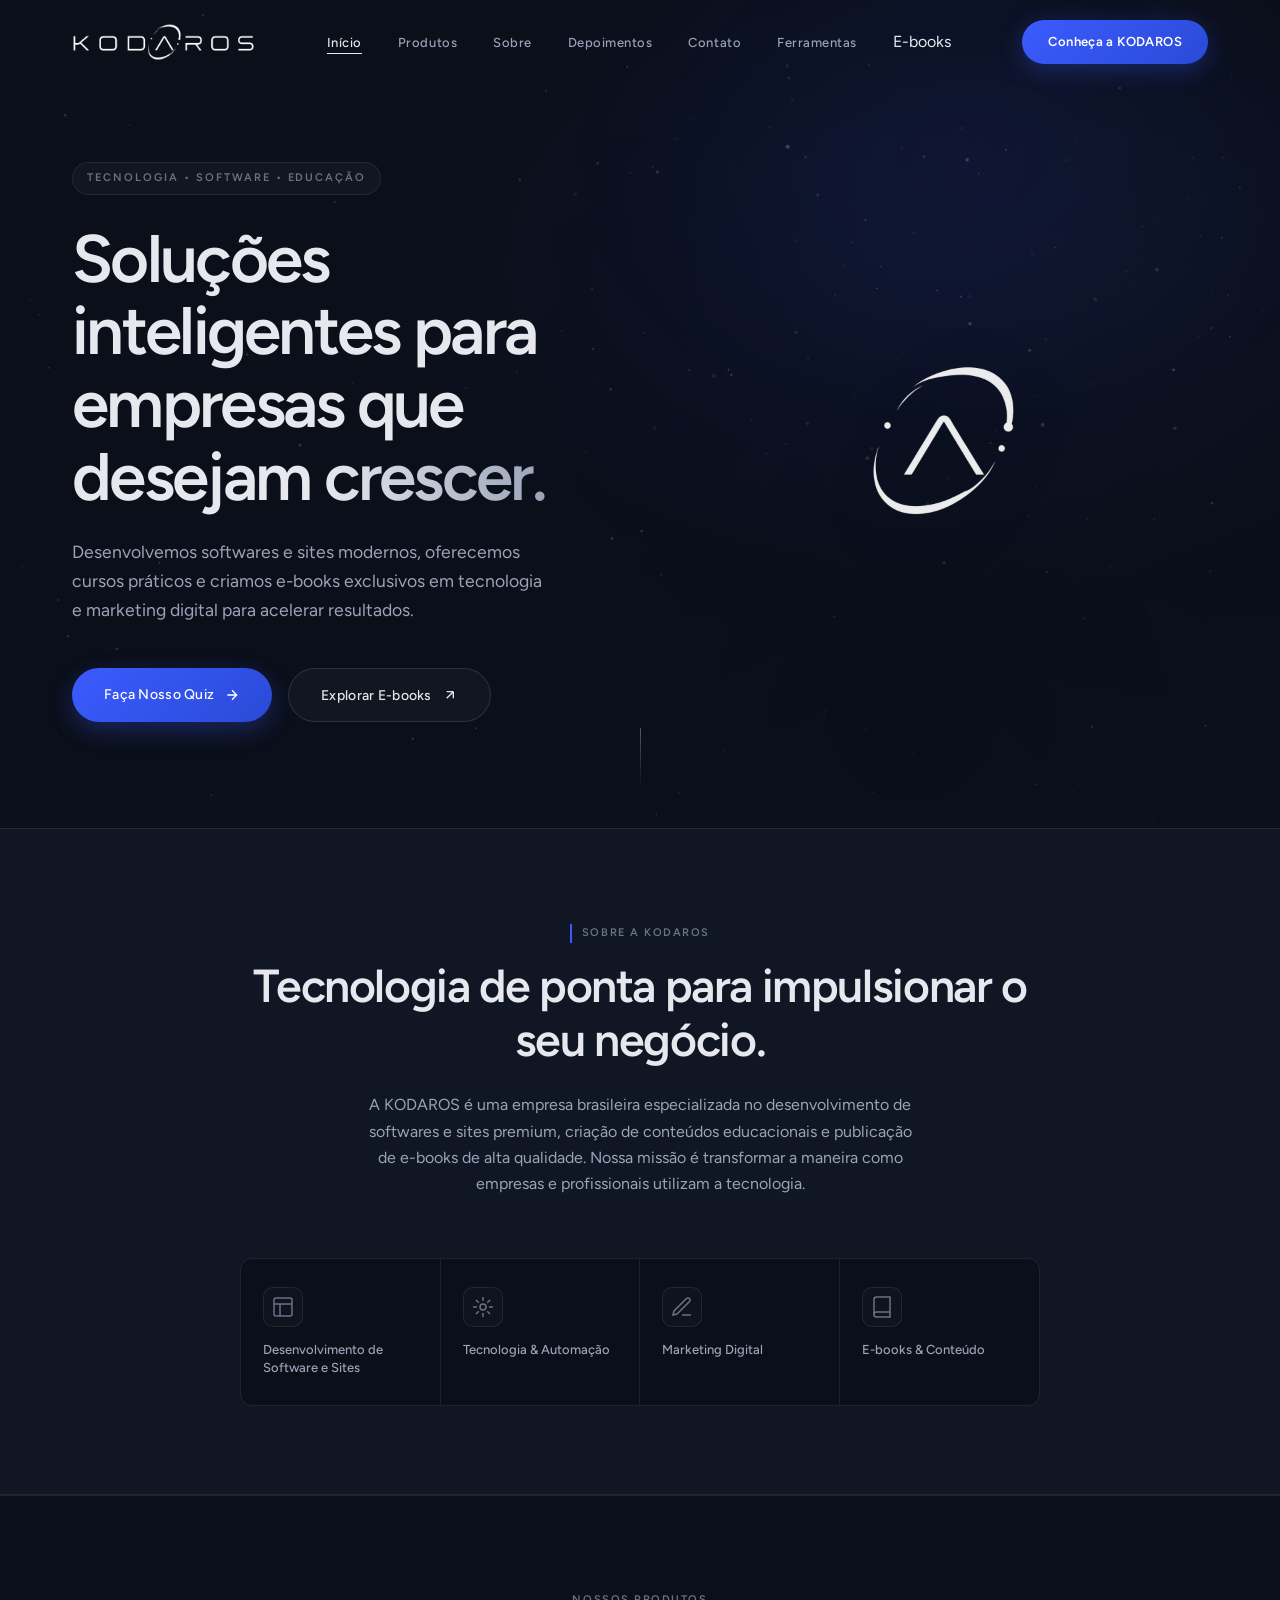
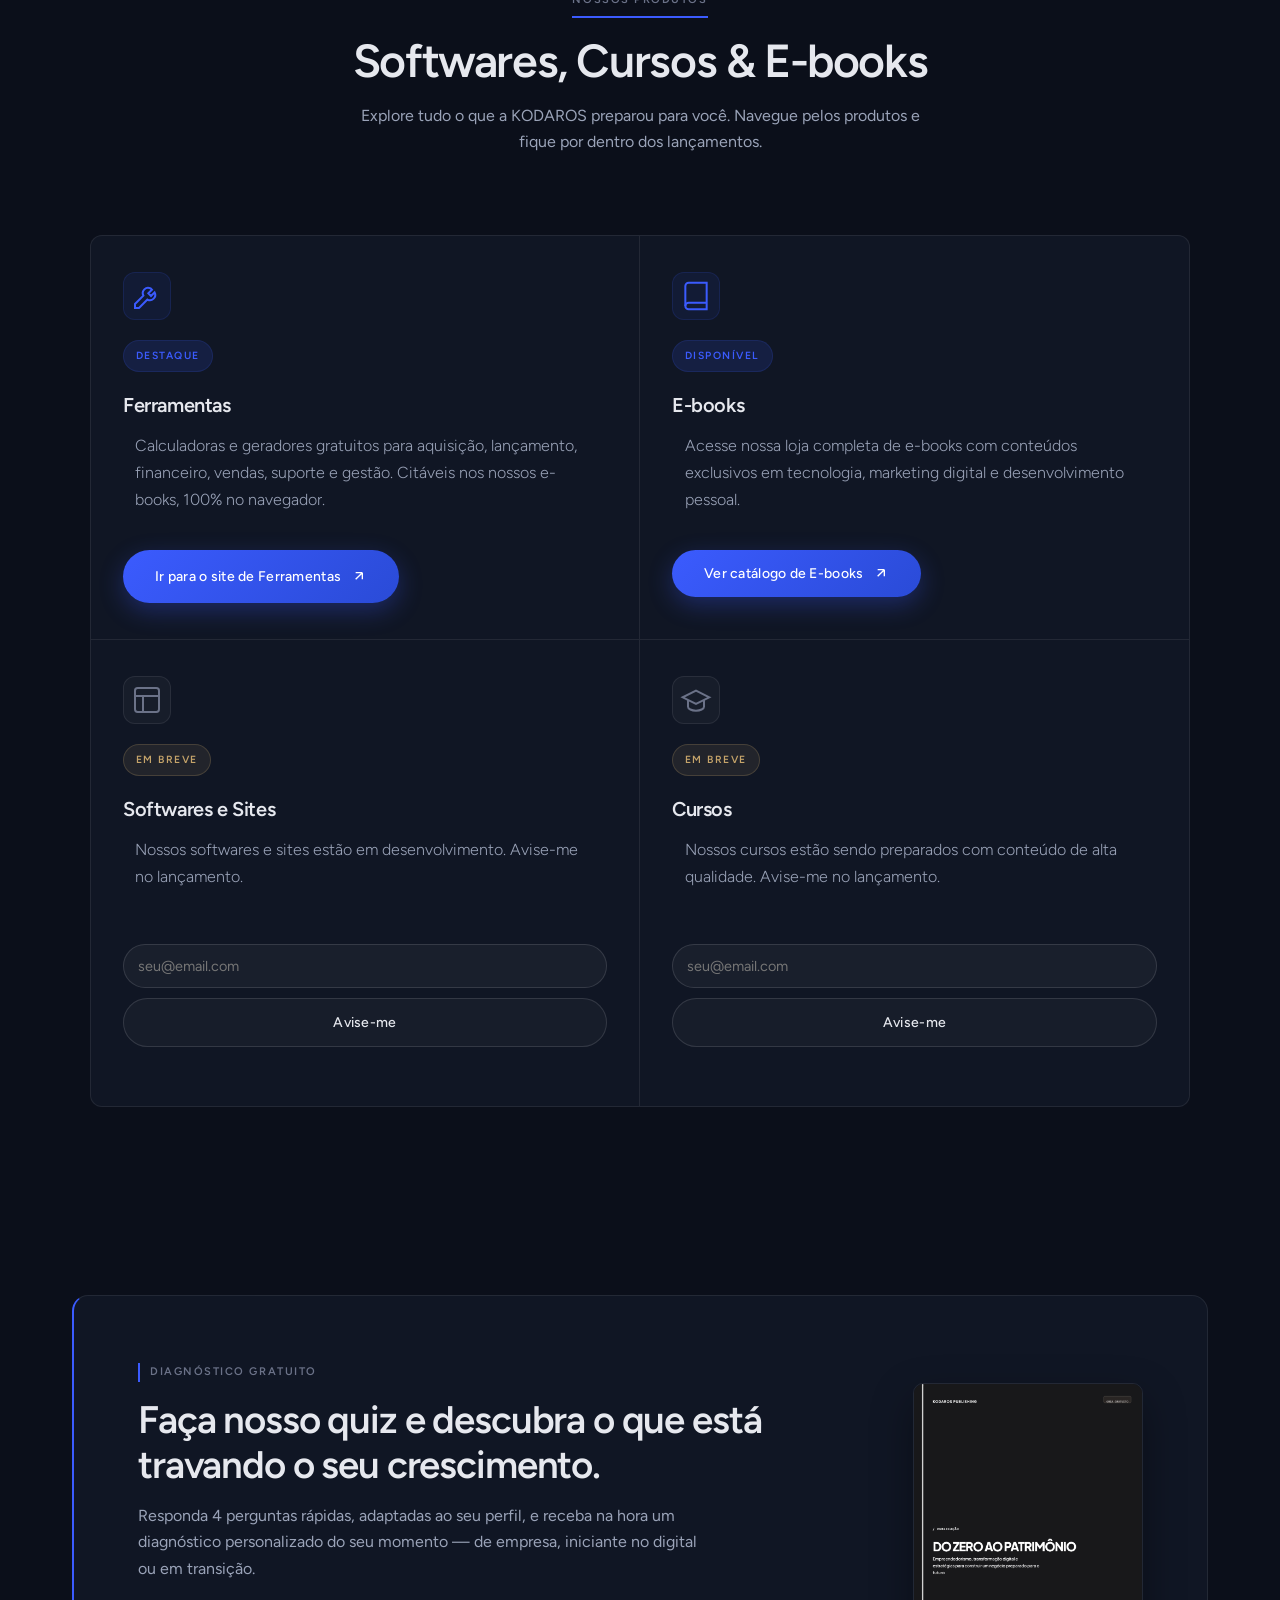
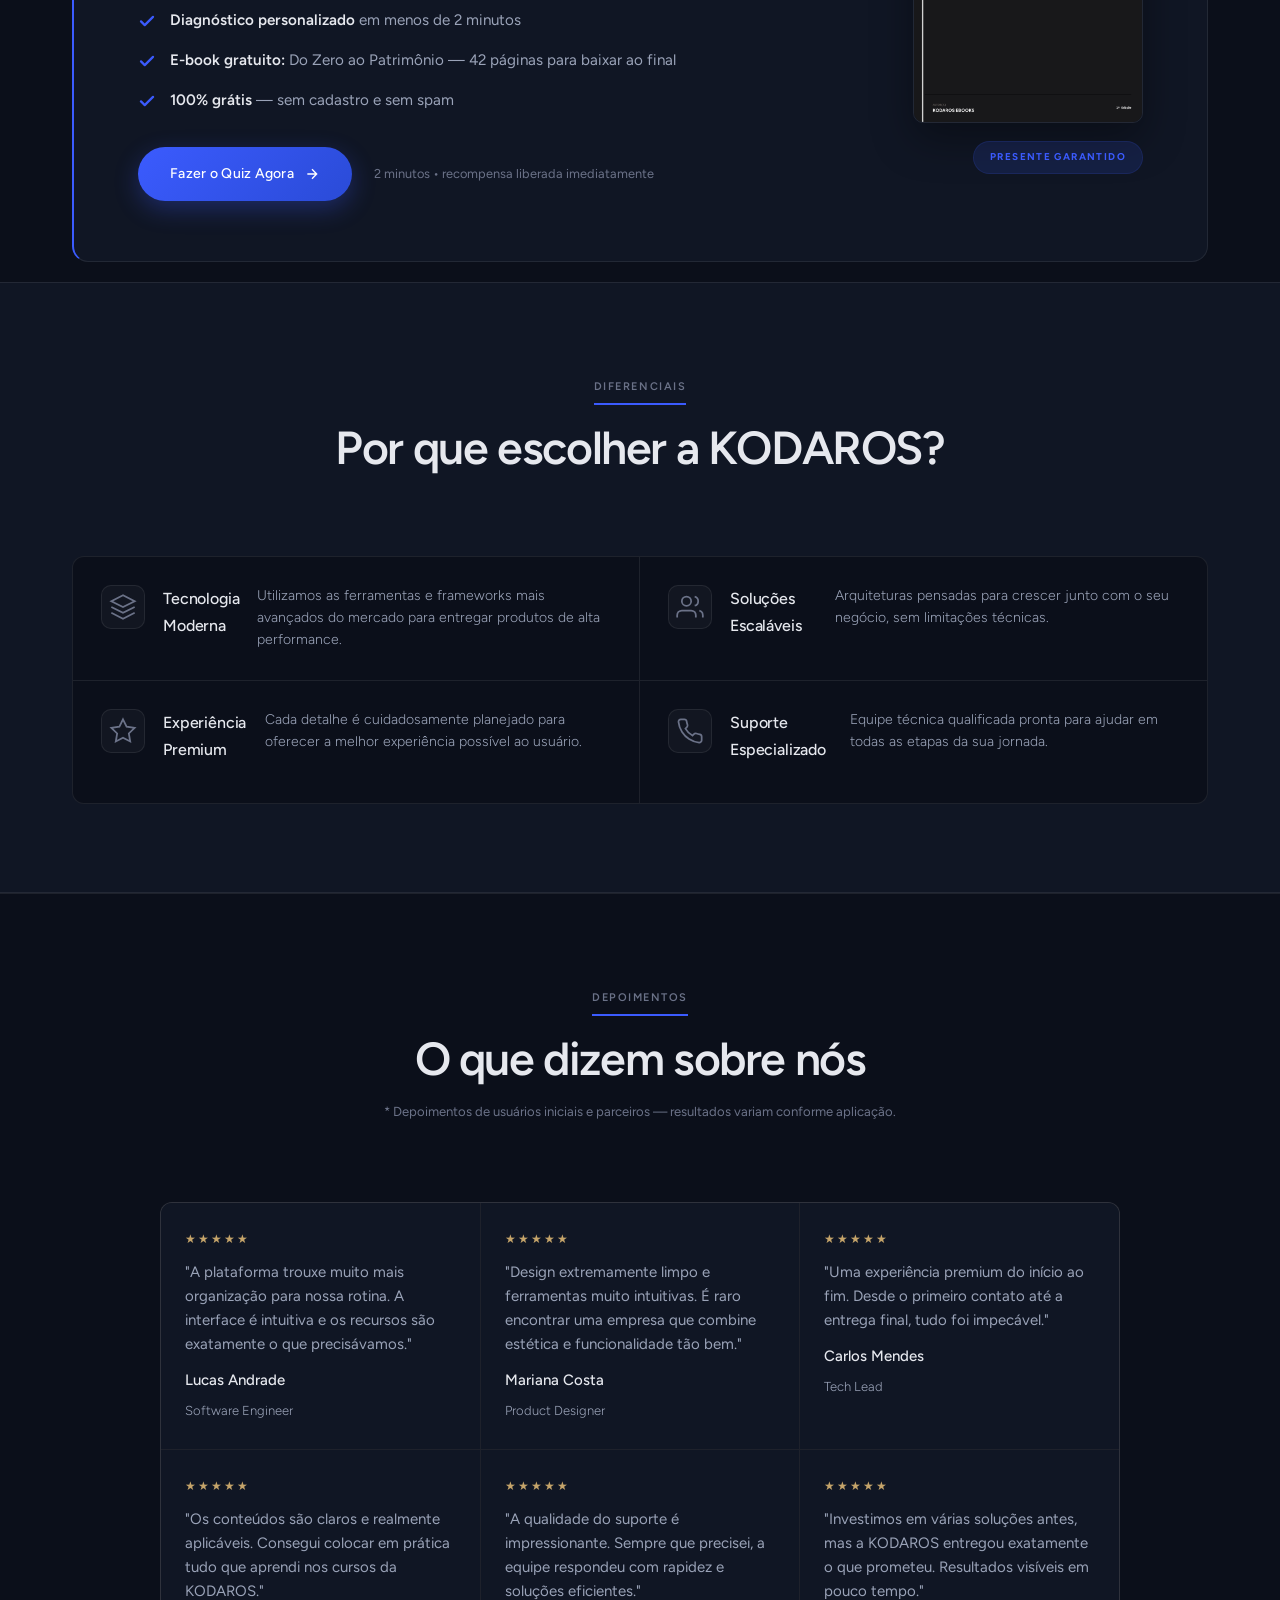
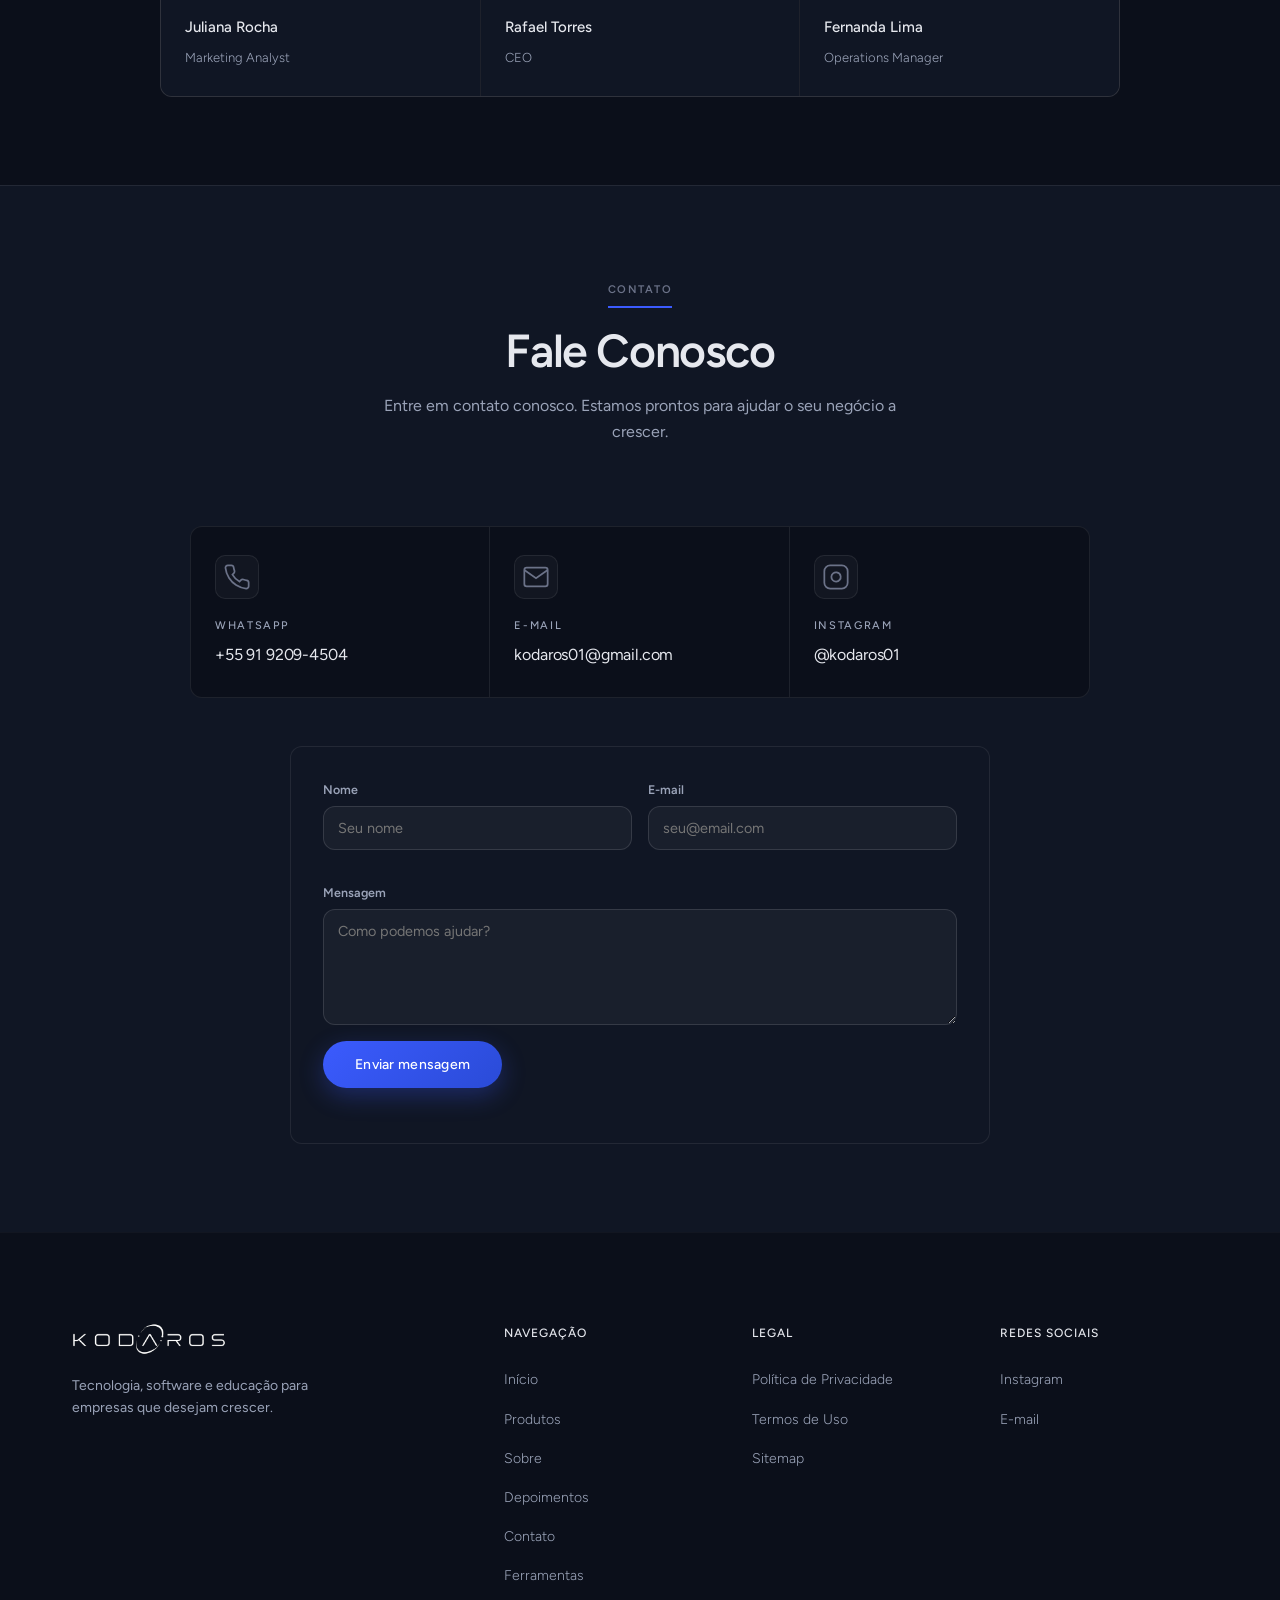
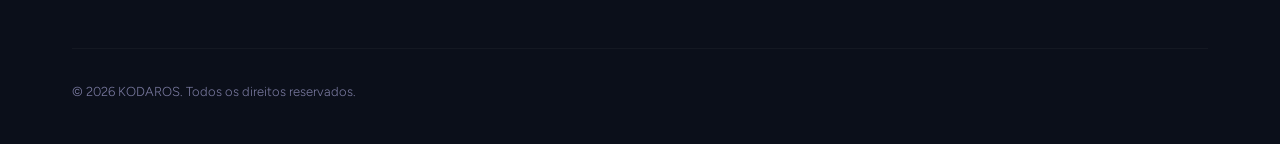
<file: index.html>
<!DOCTYPE html>
<html lang="pt-BR">
<head>
    <meta charset="UTF-8">
    <meta name="viewport" content="width=device-width, initial-scale=1.0">
    <title>KODAROS — Tecnologia, Software & Educação</title>
    <meta name="description" content="KODAROS desenvolve softwares e sites premium e oferece cursos práticos em tecnologia e marketing digital.">
    <link rel="preconnect" href="https://fonts.googleapis.com">
    <link rel="preconnect" href="https://fonts.gstatic.com" crossorigin>
    <link href="https://fonts.googleapis.com/css2?family=Figtree:wght@300;400;500;600;700&display=swap" rel="stylesheet">
    <meta property="og:title" content="KODAROS — Tecnologia, Software & Educação">
    <meta property="og:description" content="KODAROS desenvolve softwares e sites premium e oferece cursos práticos em tecnologia e marketing digital.">
    <meta property="og:image" content="https://kelvinoliveiracode.github.io/Kodaros/kodaros_logo.png">
    <meta property="og:url" content="https://kelvinoliveiracode.github.io/Kodaros/">
    <meta property="og:type" content="website">
    <meta name="twitter:card" content="summary_large_image">
    <meta name="theme-color" content="#05050D">
    <link rel="canonical" href="https://kelvinoliveiracode.github.io/Kodaros/">
    <link rel="icon" type="image/png" href="kodaros_icon.png">
    <link rel="alternate icon" type="image/x-icon" href="favicon.ico">
    <link rel="stylesheet" href="style.css?v=3">
    <script type="application/ld+json">
    {
      "@context": "https://schema.org",
      "@type": "Organization",
      "name": "KODAROS",
      "url": "https://kelvinoliveiracode.github.io/Kodaros/",
      "logo": "https://kelvinoliveiracode.github.io/Kodaros/kodaros_logo.png",
      "sameAs": ["https://www.instagram.com/kodaros01"],
      "contactPoint": {"@type":"ContactPoint","telephone":"+55-91-9209-4504","contactType":"customer service","email":"kodaros01@gmail.com"}
    }
    </script>
    <script type="application/ld+json">
    {
      "@context":"https://schema.org",
      "@type":"ItemList",
      "name":"E-books KODAROS",
      "itemListElement":[
        {"@type":"ListItem","position":1,"name":"Arquitetura de Aquisição","url":"https://kelvinoliveiracode.github.io/site-Arquitetura-de-Aquisicao/"},
        {"@type":"ListItem","position":2,"name":"Lançamento Milionário","url":"https://pay.hotmart.com/R106895415M"},
        {"@type":"ListItem","position":3,"name":"Tráfego Que Vende","url":"https://pay.hotmart.com/D106894870O"},
        {"@type":"ListItem","position":4,"name":"Venda Mais Hoje","url":"https://pay.hotmart.com/R106895345D"},
        {"@type":"ListItem","position":5,"name":"Os 10 Pilares da Gestão Empresarial","url":"https://pay.hotmart.com/S107016677T"},
        {"@type":"ListItem","position":6,"name":"Os 10 Pilares do Controle Financeiro","url":"https://pay.hotmart.com/E107016796K"},
        {"@type":"ListItem","position":7,"name":"Use Seu Site Para Escalar Sua Empresa","url":"https://pay.hotmart.com/Y107016734X"},
        {"@type":"ListItem","position":8,"name":"Transforme Reclamações em Vendas","url":"https://pay.hotmart.com/G107016779V"}
      ]
    }
    </script>
</head>
<body>
    <a href="#inicio" class="skip-link">Pular para o conteúdo</a>
    <!-- CANVAS BACKGROUND — GLOBAL -->
    <canvas id="particle-canvas" aria-hidden="true" role="presentation"></canvas>

    <!-- NAVBAR -->
    <nav class="navbar" id="navbar" aria-label="Navegação principal">
        <div class="nav-container">
            <a href="#inicio" class="nav-logo" aria-label="KODAROS — voltar ao início">
                <img src="kodaros_logo.png?v=2" alt="KODAROS" width="120" height="38">
            </a>
            <ul class="nav-menu" id="nav-menu">
                <li><a href="#inicio" class="nav-link">Início</a></li>
                <li><a href="#produtos" class="nav-link">Produtos</a></li>
                <li><a href="#sobre" class="nav-link">Sobre</a></li>
                <li><a href="#depoimentos" class="nav-link">Depoimentos</a></li>
                <li><a href="#contato" class="nav-link">Contato</a></li>
                <li><a href="https://kelvinoliveiracode.github.io/kodarosferramentas/" target="_blank" rel="noopener" class="nav-link">Ferramentas</a></li>
                <li><button type="button" class="nav-link nav-link-btn" data-ebooks-open aria-haspopup="dialog" aria-controls="ebooks-modal">E-books</button></li>
            </ul>
            <a href="#produtos" class="nav-cta">Conheça a KODAROS</a>
            <button class="nav-toggle" aria-label="Abrir menu" aria-expanded="false" aria-controls="nav-menu">
                <span></span>
                <span></span>
                <span></span>
            </button>
        </div>
    </nav>

    <!-- HERO SECTION -->
    <section class="hero" id="inicio">
        <div class="hero-container">
            <div class="hero-content">
                <span class="hero-label" data-text="Tecnologia • Software • Educação">Tecnologia • Software • Educação</span>
                <h1 class="hero-title">
                    <span class="word-reveal">Soluções</span>
                    <span class="word-reveal">inteligentes</span>
                    <span class="word-reveal">para</span>
                    <span class="word-reveal">empresas</span>
                    <span class="word-reveal">que</span>
                    <span class="word-reveal">desejam</span>
                    <span class="word-reveal text-gradient">crescer.</span>
                </h1>
                <p class="hero-subtitle">Desenvolvemos softwares e sites modernos, oferecemos cursos práticos e criamos e-books exclusivos em tecnologia e marketing digital para acelerar resultados.</p>
                <div class="hero-buttons">
                    <a href="https://kelvinoliveiracode.github.io/site-kodaros-funil/" target="_blank" rel="noopener" class="btn btn-primary">
                        <span>Faça Nosso Quiz</span>
                        <svg width="16" height="16" viewBox="0 0 24 24" fill="none" stroke="currentColor" stroke-width="2"><path d="M5 12h14M12 5l7 7-7 7"/></svg>
                    </a>
                    <button type="button" class="btn btn-secondary" data-ebooks-open aria-haspopup="dialog" aria-controls="ebooks-modal">
                        <span>Explorar E-books</span>
                        <svg width="16" height="16" viewBox="0 0 24 24" fill="none" stroke="currentColor" stroke-width="2"><path d="M7 17L17 7M17 7H7M17 7V17"/></svg>
                    </button>
                </div>
            </div>
            <div class="hero-visual">
                <div class="hero-icon-svg">
                    <img src="kodaros_icon.png" alt="Ícone KODAROS — tecnologia e software premium" class="hero-icon-img" width="420" height="420" loading="eager">
                </div>
            </div>
        </div>
        <div class="scroll-indicator">
            <div class="scroll-line"></div>
        </div>
    </section>

<!-- ABOUT SECTION -->
    <section class="about" id="sobre">
        <div class="container">
            <div class="about-grid">
                <div class="about-text">
                    <span class="section-label">Sobre a KODAROS</span>
                    <h2 class="section-title">Tecnologia de ponta para impulsionar o seu negócio.</h2>
                    <p class="section-desc">A KODAROS é uma empresa brasileira especializada no desenvolvimento de softwares e sites premium, criação de conteúdos educacionais e publicação de e-books de alta qualidade. Nossa missão é transformar a maneira como empresas e profissionais utilizam a tecnologia.</p>
                    <div class="about-pillars">
                        <div class="pillar" data-tilt>
                            <div class="pillar-icon">
                                <svg width="24" height="24" viewBox="0 0 24 24" fill="none" stroke="currentColor" stroke-width="1.5"><rect x="3" y="3" width="18" height="18" rx="2"/><path d="M3 9h18M9 21V9"/></svg>
                            </div>
                            <span>Desenvolvimento de Software e Sites</span>
                        </div>
                        <div class="pillar" data-tilt>
                            <div class="pillar-icon">
                                <svg width="24" height="24" viewBox="0 0 24 24" fill="none" stroke="currentColor" stroke-width="1.5"><circle cx="12" cy="12" r="3"/><path d="M12 2v4M12 18v4M4.93 4.93l2.83 2.83M16.24 16.24l2.83 2.83M2 12h4M18 12h4M4.93 19.07l2.83-2.83M16.24 7.76l2.83-2.83"/></svg>
                            </div>
                            <span>Tecnologia & Automação</span>
                        </div>
                        <div class="pillar" data-tilt>
                            <div class="pillar-icon">
                                <svg width="24" height="24" viewBox="0 0 24 24" fill="none" stroke="currentColor" stroke-width="1.5"><path d="M12 20h9M16.5 3.5a2.121 2.121 0 013 3L7 19l-4 1 1-4L16.5 3.5z"/></svg>
                            </div>
                            <span>Marketing Digital</span>
                        </div>
                        <div class="pillar" data-tilt>
                            <div class="pillar-icon">
                                <svg width="24" height="24" viewBox="0 0 24 24" fill="none" stroke="currentColor" stroke-width="1.5"><path d="M4 19.5A2.5 2.5 0 016.5 17H20"/><path d="M6.5 2H20v20H6.5A2.5 2.5 0 014 19.5v-15A2.5 2.5 0 016.5 2z"/></svg>
                            </div>
                            <span>E-books & Conteúdo</span>
                        </div>
                    </div>
                </div>
            </div>
        </div>
    </section>

    <!-- PRODUCTS SECTION — Softwares e Sites | Cursos | E-books -->
    <section class="products" id="produtos">
        <div class="container">
            <div class="section-header">
                <span class="section-label">Nossos Produtos</span>
                <h2 class="section-title">Softwares, Cursos &amp; E-books</h2>
                <p class="section-desc">Explore tudo o que a KODAROS preparou para você. Navegue pelos produtos e fique por dentro dos lançamentos.</p>
            </div>

            <div class="products-grid">
                <!-- Ferramentas — destaque -->
                <article class="product-card product-card-live">
                    <div class="product-glow"></div>
                    <div class="product-icon">
                        <svg width="32" height="32" viewBox="0 0 24 24" fill="none" stroke="currentColor" stroke-width="1.5"><path d="M14.7 6.3a4 4 0 00-5.4 5.4L3 18v3h3l6.3-6.3a4 4 0 005.4-5.4l-2.7 2.7-2-2 2.7-2.7z"/></svg>
                    </div>
                    <span class="product-status status-live">Destaque</span>
                    <h3 class="product-title">Ferramentas</h3>
                    <p class="product-desc">Calculadoras e geradores gratuitos para aquisição, lançamento, financeiro, vendas, suporte e gestão. Citáveis nos nossos e-books, 100% no navegador.</p>
                    <a class="btn btn-primary" href="https://kelvinoliveiracode.github.io/kodarosferramentas/" target="_blank" rel="noopener">
                        <span>Ir para o site de Ferramentas</span>
                        <svg width="16" height="16" viewBox="0 0 24 24" fill="none" stroke="currentColor" stroke-width="2"><path d="M7 17L17 7M17 7H7M17 7V17"/></svg>
                    </a>
                </article>

                <!-- E-books — já lançado -->
                <article class="product-card product-card-live">
                    <div class="product-glow"></div>
                    <div class="product-icon">
                        <svg width="32" height="32" viewBox="0 0 24 24" fill="none" stroke="currentColor" stroke-width="1.5"><path d="M4 19.5A2.5 2.5 0 016.5 17H20"/><path d="M6.5 2H20v20H6.5A2.5 2.5 0 014 19.5v-15A2.5 2.5 0 016.5 2z"/></svg>
                    </div>
                    <span class="product-status status-live">Disponível</span>
                    <h3 class="product-title">E-books</h3>
                    <p class="product-desc">Acesse nossa loja completa de e-books com conteúdos exclusivos em tecnologia, marketing digital e desenvolvimento pessoal.</p>
                    <button type="button" class="btn btn-primary" data-ebooks-open aria-haspopup="dialog" aria-controls="ebooks-modal">
                        <span>Ver catálogo de E-books</span>
                        <svg width="16" height="16" viewBox="0 0 24 24" fill="none" stroke="currentColor" stroke-width="2"><path d="M7 17L17 7M17 7H7M17 7V17"/></svg>
                    </button>
                </article>

                <!-- Softwares e Sites — em breve -->
                <article class="product-card">
                    <div class="product-glow"></div>
                    <div class="product-icon">
                        <svg width="32" height="32" viewBox="0 0 24 24" fill="none" stroke="currentColor" stroke-width="1.5"><rect x="3" y="3" width="18" height="18" rx="2"/><path d="M3 9h18M9 21V9"/></svg>
                    </div>
                    <span class="product-status status-soon">Em Breve</span>
                    <h3 class="product-title">Softwares e Sites</h3>
                    <p class="product-desc">Nossos softwares e sites estão em desenvolvimento. Avise-me no lançamento.</p>
                    <form class="notify-form" data-notify="softwares" onsubmit="return handleNotify(event)">
                        <label class="sr-only" for="notify-softwares">Seu e-mail</label>
                        <input id="notify-softwares" type="email" placeholder="seu@email.com" required autocomplete="email" aria-label="E-mail para avisar sobre Softwares e Sites">
                        <input type="text" name="hp" tabindex="-1" autocomplete="off" style="position:absolute;left:-9999px" aria-hidden="true">
                        <button type="submit" class="btn btn-secondary" style="margin-top:10px;width:100%">Avise-me</button>
                        <p class="notify-msg" aria-live="polite"></p>
                    </form>
                </article>

                <!-- Cursos — em breve -->
                <article class="product-card">
                    <div class="product-glow"></div>
                    <div class="product-icon">
                        <svg width="32" height="32" viewBox="0 0 24 24" fill="none" stroke="currentColor" stroke-width="1.5"><path d="M22 10L12 5 2 10l10 5 10-5z"/><path d="M6 12v5c0 1.7 2.7 3 6 3s6-1.3 6-3v-5"/></svg>
                    </div>
                    <span class="product-status status-soon">Em Breve</span>
                    <h3 class="product-title">Cursos</h3>
                    <p class="product-desc">Nossos cursos estão sendo preparados com conteúdo de alta qualidade. Avise-me no lançamento.</p>
                    <form class="notify-form" data-notify="cursos" onsubmit="return handleNotify(event)">
                        <label class="sr-only" for="notify-cursos">Seu e-mail</label>
                        <input id="notify-cursos" type="email" placeholder="seu@email.com" required autocomplete="email" aria-label="E-mail para avisar sobre Cursos">
                        <input type="text" name="hp" tabindex="-1" autocomplete="off" style="position:absolute;left:-9999px" aria-hidden="true">
                        <button type="submit" class="btn btn-secondary" style="margin-top:10px;width:100%">Avise-me</button>
                        <p class="notify-msg" aria-live="polite"></p>
                    </form>
                </article>
            </div>
        </div>
    </section>

        <!-- QUIZ PROMO SECTION -->
    <section class="quiz-promo" id="quiz">
        <div class="container">
            <div class="quiz-promo-card">
                <div class="quiz-promo-content">
                    <span class="section-label">Diagnóstico Gratuito</span>
                    <h2 class="section-title">Faça nosso quiz e descubra o que está travando o seu crescimento.</h2>
                    <p class="section-desc">Responda 4 perguntas rápidas, adaptadas ao seu perfil, e receba na hora um diagnóstico personalizado do seu momento — de empresa, iniciante no digital ou em transição.</p>
                    <ul class="quiz-benefits">
                        <li class="quiz-benefit">
                            <svg width="18" height="18" viewBox="0 0 24 24" fill="none" stroke="currentColor" stroke-width="3" stroke-linecap="round" stroke-linejoin="round"><path d="M4 12.5l5 5L20 6.5"/></svg>
                            <span><strong>Diagnóstico personalizado</strong> em menos de 2 minutos</span>
                        </li>
                        <li class="quiz-benefit">
                            <svg width="18" height="18" viewBox="0 0 24 24" fill="none" stroke="currentColor" stroke-width="3" stroke-linecap="round" stroke-linejoin="round"><path d="M4 12.5l5 5L20 6.5"/></svg>
                            <span><strong>E-book gratuito:</strong> Do Zero ao Patrimônio — 42 páginas para baixar ao final</span>
                        </li>
                        <li class="quiz-benefit">
                            <svg width="18" height="18" viewBox="0 0 24 24" fill="none" stroke="currentColor" stroke-width="3" stroke-linecap="round" stroke-linejoin="round"><path d="M4 12.5l5 5L20 6.5"/></svg>
                            <span><strong>100% grátis</strong> — sem cadastro e sem spam</span>
                        </li>
                    </ul>
                    <a href="https://kelvinoliveiracode.github.io/site-kodaros-funil/" target="_blank" rel="noopener" class="btn btn-primary quiz-cta">
                        <span>Fazer o Quiz Agora</span>
                        <svg width="16" height="16" viewBox="0 0 24 24" fill="none" stroke="currentColor" stroke-width="2"><path d="M5 12h14M12 5l7 7-7 7"/></svg>
                    </a>
                    <span class="quiz-note">2 minutos &bull; recompensa liberada imediatamente</span>
                </div>
                <div class="quiz-promo-visual">
                    <img src="ebook-cover.png" alt="E-book Do Zero ao Patrimônio — presente do quiz" class="quiz-ebook-cover" width="230" height="340" loading="lazy">
                    <span class="quiz-gift-tag">PRESENTE GARANTIDO</span>
                </div>
            </div>
        </div>
    </section>

        <!-- WHY CHOOSE US -->
    <section class="why-us">
        <div class="container">
            <div class="section-header">
                <span class="section-label">Diferenciais</span>
                <h2 class="section-title">Por que escolher a KODAROS?</h2>
            </div>
            <div class="why-grid">
                <div class="why-card" data-tilt>
                    <div class="why-icon">
                        <svg width="28" height="28" viewBox="0 0 24 24" fill="none" stroke="currentColor" stroke-width="1.5"><path d="M12 2L2 7l10 5 10-5-10-5z"/><path d="M2 17l10 5 10-5"/><path d="M2 12l10 5 10-5"/></svg>
                    </div>
                    <h3>Tecnologia Moderna</h3>
                    <p>Utilizamos as ferramentas e frameworks mais avançados do mercado para entregar produtos de alta performance.</p>
                </div>
                <div class="why-card" data-tilt>
                    <div class="why-icon">
                        <svg width="28" height="28" viewBox="0 0 24 24" fill="none" stroke="currentColor" stroke-width="1.5"><path d="M17 21v-2a4 4 0 00-4-4H5a4 4 0 00-4 4v2"/><circle cx="9" cy="7" r="4"/><path d="M23 21v-2a4 4 0 00-3-3.87M16 3.13a4 4 0 010 7.75"/></svg>
                    </div>
                    <h3>Soluções Escaláveis</h3>
                    <p>Arquiteturas pensadas para crescer junto com o seu negócio, sem limitações técnicas.</p>
                </div>
                <div class="why-card" data-tilt>
                    <div class="why-icon">
                        <svg width="28" height="28" viewBox="0 0 24 24" fill="none" stroke="currentColor" stroke-width="1.5"><path d="M12 2l3.09 6.26L22 9.27l-5 4.87 1.18 6.88L12 17.77l-6.18 3.25L7 14.14 2 9.27l6.91-1.01L12 2z"/></svg>
                    </div>
                    <h3>Experiência Premium</h3>
                    <p>Cada detalhe é cuidadosamente planejado para oferecer a melhor experiência possível ao usuário.</p>
                </div>
                <div class="why-card" data-tilt>
                    <div class="why-icon">
                        <svg width="28" height="28" viewBox="0 0 24 24" fill="none" stroke="currentColor" stroke-width="1.5"><path d="M22 16.92v3a2 2 0 01-2.18 2 19.79 19.79 0 01-8.63-3.07 19.5 19.5 0 01-6-6 19.79 19.79 0 01-3.07-8.67A2 2 0 014.11 2h3a2 2 0 012 1.72c.127.96.361 1.903.7 2.81a2 2 0 01-.45 2.11L8.09 9.91a16 16 0 006 6l1.27-1.27a2 2 0 012.11-.45c.907.339 1.85.573 2.81.7A2 2 0 0122 16.92z"/></svg>
                    </div>
                    <h3>Suporte Especializado</h3>
                    <p>Equipe técnica qualificada pronta para ajudar em todas as etapas da sua jornada.</p>
                </div>
            </div>
        </div>
    </section>

    <!-- TESTIMONIALS -->
    <section class="testimonials" id="depoimentos">
        <div class="container">
            <div class="section-header">
                <span class="section-label">Depoimentos</span>
                <h2 class="section-title">O que dizem sobre nós</h2>
                <p class="section-desc" style="margin:0 auto; font-size:0.82rem; color:var(--color-text-dim)">* Depoimentos de usuários iniciais e parceiros — resultados variam conforme aplicação.</p>
            </div>
            <div class="testimonials-grid">
                <div class="testimonial-card" data-tilt>
                    <div class="stars" aria-label="5 de 5 estrelas">★★★★★</div>
                    <p class="testimonial-text">"A plataforma trouxe muito mais organização para nossa rotina. A interface é intuitiva e os recursos são exatamente o que precisávamos."</p>
                    <div class="testimonial-author">
                        <strong>Lucas Andrade</strong>
                        <span>Software Engineer</span>
                    </div>
                </div>
                <div class="testimonial-card" data-tilt>
                    <div class="stars">★★★★★</div>
                    <p class="testimonial-text">"Design extremamente limpo e ferramentas muito intuitivas. É raro encontrar uma empresa que combine estética e funcionalidade tão bem."</p>
                    <div class="testimonial-author">
                        <strong>Mariana Costa</strong>
                        <span>Product Designer</span>
                    </div>
                </div>
                <div class="testimonial-card" data-tilt>
                    <div class="stars">★★★★★</div>
                    <p class="testimonial-text">"Uma experiência premium do início ao fim. Desde o primeiro contato até a entrega final, tudo foi impecável."</p>
                    <div class="testimonial-author">
                        <strong>Carlos Mendes</strong>
                        <span>Tech Lead</span>
                    </div>
                </div>
                <div class="testimonial-card" data-tilt>
                    <div class="stars">★★★★★</div>
                    <p class="testimonial-text">"Os conteúdos são claros e realmente aplicáveis. Consegui colocar em prática tudo que aprendi nos cursos da KODAROS."</p>
                    <div class="testimonial-author">
                        <strong>Juliana Rocha</strong>
                        <span>Marketing Analyst</span>
                    </div>
                </div>
                <div class="testimonial-card" data-tilt>
                    <div class="stars">★★★★★</div>
                    <p class="testimonial-text">"A qualidade do suporte é impressionante. Sempre que precisei, a equipe respondeu com rapidez e soluções eficientes."</p>
                    <div class="testimonial-author">
                        <strong>Rafael Torres</strong>
                        <span>CEO</span>
                    </div>
                </div>
                <div class="testimonial-card" data-tilt>
                    <div class="stars">★★★★★</div>
                    <p class="testimonial-text">"Investimos em várias soluções antes, mas a KODAROS entregou exatamente o que prometeu. Resultados visíveis em pouco tempo."</p>
                    <div class="testimonial-author">
                        <strong>Fernanda Lima</strong>
                        <span>Operations Manager</span>
                    </div>
                </div>
            </div>
        </div>
    </section>

    <!-- CONTACT SECTION -->
    <section class="contact" id="contato">
        <div class="container">
            <div class="section-header">
                <span class="section-label">Contato</span>
                <h2 class="section-title">Fale Conosco</h2>
                <p class="section-desc">Entre em contato conosco. Estamos prontos para ajudar o seu negócio a crescer.</p>
            </div>
            <div class="contact-channels">
                <a href="https://wa.me/559192094504" target="_blank" rel="noopener" class="contact-channel" data-tilt>
                    <div class="channel-icon">
                        <svg width="28" height="28" viewBox="0 0 24 24" fill="none" stroke="currentColor" stroke-width="1.5"><path d="M22 16.92v3a2 2 0 01-2.18 2 19.79 19.79 0 01-8.63-3.07 19.5 19.5 0 01-6-6 19.79 19.79 0 01-3.07-8.67A2 2 0 014.11 2h3a2 2 0 012 1.72c.127.96.361 1.903.7 2.81a2 2 0 01-.45 2.11L8.09 9.91a16 16 0 006 6l1.27-1.27a2 2 0 012.11-.45c.907.339 1.85.573 2.81.7A2 2 0 0122 16.92z"/></svg>
                    </div>
                    <div class="channel-info">
                        <span class="channel-label">WhatsApp</span>
                        <span class="channel-value">+55 91 9209-4504</span>
                    </div>
                </a>
                <a href="mailto:kodaros01@gmail.com" class="contact-channel" data-tilt>
                    <div class="channel-icon">
                        <svg width="28" height="28" viewBox="0 0 24 24" fill="none" stroke="currentColor" stroke-width="1.5"><path d="M4 4h16c1.1 0 2 .9 2 2v12c0 1.1-.9 2-2 2H4c-1.1 0-2-.9-2-2V6c0-1.1.9-2 2-2z"/><path d="M22 6l-10 7L2 6"/></svg>
                    </div>
                    <div class="channel-info">
                        <span class="channel-label">E-mail</span>
                        <span class="channel-value">kodaros01@gmail.com</span>
                    </div>
                </a>
                <a href="https://www.instagram.com/kodaros01" target="_blank" rel="noopener" class="contact-channel" data-tilt>
                    <div class="channel-icon">
                        <svg width="28" height="28" viewBox="0 0 24 24" fill="none" stroke="currentColor" stroke-width="1.5"><rect x="2" y="2" width="20" height="20" rx="5"/><path d="M16 11.37A4 4 0 1112.63 8 4 4 0 0116 11.37z"/><path d="M17.5 6.5h.01"/></svg>
                    </div>
                    <div class="channel-info">
                        <span class="channel-label">Instagram</span>
                        <span class="channel-value">@kodaros01</span>
                    </div>
                </a>
            </div>
            <form class="contact-form" id="contactForm" onsubmit="return handleContact(event)" novalidate>
                <div class="contact-form-grid">
                    <div class="field"><label for="cf-name">Nome</label><input id="cf-name" type="text" placeholder="Seu nome" required autocomplete="name"></div>
                    <div class="field"><label for="cf-email">E-mail</label><input id="cf-email" type="email" placeholder="seu@email.com" required autocomplete="email"></div>
                </div>
                <div class="field"><label for="cf-msg">Mensagem</label><textarea id="cf-msg" rows="5" placeholder="Como podemos ajudar?" required></textarea></div>
                <input type="text" name="hp" tabindex="-1" autocomplete="off" style="position:absolute;left:-9999px" aria-hidden="true">
                <button type="submit" class="btn btn-primary">Enviar mensagem</button>
                <p class="notify-msg" id="cf-msg-status" aria-live="polite"></p>
            </form>
        </div>
    </section>

    <!-- E-BOOKS CATÁLOGO (modal que abre ao clicar em "E-books") -->
    <div class="ebooks-modal" id="ebooks-modal" aria-hidden="true">
        <div class="ebooks-modal-backdrop" data-ebooks-close></div>
        <div class="ebooks-modal-panel" role="dialog" aria-modal="true" aria-label="Catálogo de E-books">
            <button class="ebooks-modal-close" data-ebooks-close aria-label="Fechar catálogo">×</button>
            <div class="container">
            <div class="section-header">
                <span class="section-label">Loja de E-books</span>
                <h2 class="section-title">Catálogo de E-books</h2>
                <p class="section-desc">Filtre por nível e escolha o guia ideal. Cada e-book é entregue pela Hotmart com acesso imediato. O e-book <strong>Arquitetura de Aquisição</strong> abre em sua página de vendas exclusiva.</p>
            </div>

            <div class="ebook-filter" id="ebook-filter">
                <button class="ebook-filter-btn active" data-filter="all">Geral</button>
                <button class="ebook-filter-btn" data-filter="classicos">Clássicos</button>
                <button class="ebook-filter-btn" data-filter="iniciantes">Iniciantes</button>
                <button class="ebook-filter-btn" data-filter="intermediario">Intermediário</button>
                <button class="ebook-filter-btn" data-filter="avancado">Avançado</button>
            </div>

            <div class="ebooks-grid">
                <!-- Avançado: Arquitetura de Aquisição — DESTAQUE NO TOPO -->
                <article class="ebook-card" data-class="avancado">
                    <div class="ebook-cover"><img src="arquitetura-capa.png" alt="Arquitetura de Aquisição" width="270" height="360" loading="lazy"></div>
                    <div class="ebook-body">
                        <span class="ebook-badge">Avançado</span>
                        <h3 class="ebook-title">Arquitetura de Aquisição</h3>
                        <p class="ebook-desc">O sistema operacional de tráfego pago e funis da KODAROS. Framework A.P.E.R.T.O., 3 calculadoras e checklists de operação.</p>
                        <div class="ebook-price"><span class="old">De R$ 247,00</span><span class="now">R$ 197,00</span></div>
                        <a href="https://kelvinoliveiracode.github.io/site-Arquitetura-de-Aquisicao/" target="_blank" rel="noopener" class="btn btn-primary ebook-cta">Ver Página de Vendas</a>
                    </div>
                </article>

                <!-- Clássico 1 -->
                <article class="ebook-card" data-class="classicos">
                    <div class="ebook-cover"><img src="livro3.png" alt="Lançamento Milionário" width="270" height="360" loading="lazy"></div>
                    <div class="ebook-body">
                        <span class="ebook-badge">Clássico</span>
                        <h3 class="ebook-title">Lançamento Milionário</h3>
                        <p class="ebook-desc">O método para vender cursos e produtos digitais em 2026: do planejamento à execução de lançamentos que convertem.</p>
                        <div class="ebook-price"><span class="old">De R$ 47,00</span><span class="now">R$ 12,99</span></div>
                        <a href="https://pay.hotmart.com/R106895415M?utm_source=kodaros_site&utm_medium=site&utm_campaign=ebooks_modal" target="_blank" rel="noopener" class="btn btn-primary ebook-cta">Comprar</a>
                    </div>
                </article>

                <!-- Clássico 2 -->
                <article class="ebook-card" data-class="classicos">
                    <div class="ebook-cover"><img src="livro1.png" alt="Tráfego Que Vende" width="270" height="360" loading="lazy"></div>
                    <div class="ebook-body">
                        <span class="ebook-badge">Clássico</span>
                        <h3 class="ebook-title">Tráfego Que Vende</h3>
                        <p class="ebook-desc">Domine Facebook e Google Ads e crie campanhas pagas que geram retorno consistente e escalável.</p>
                        <div class="ebook-price"><span class="old">De R$ 47,00</span><span class="now">R$ 12,99</span></div>
                        <a href="https://pay.hotmart.com/D106894870O?utm_source=kodaros_site&utm_medium=site&utm_campaign=ebooks_modal" target="_blank" rel="noopener" class="btn btn-primary ebook-cta">Comprar</a>
                    </div>
                </article>

                <!-- Clássico 3 -->
                <article class="ebook-card" data-class="classicos">
                    <div class="ebook-cover"><img src="livro2.png" alt="Venda Mais Hoje" width="270" height="360" loading="lazy"></div>
                    <div class="ebook-body">
                        <span class="ebook-badge">Clássico</span>
                        <h3 class="ebook-title">Venda Mais Hoje</h3>
                        <p class="ebook-desc">Marketing e vendas diretos, sem enrolação: táticas práticas para aumentar suas vendas imediatamente.</p>
                        <div class="ebook-price"><span class="old">De R$ 47,00</span><span class="now">R$ 12,99</span></div>
                        <a href="https://pay.hotmart.com/R106895345D?utm_source=kodaros_site&utm_medium=site&utm_campaign=ebooks_modal" target="_blank" rel="noopener" class="btn btn-primary ebook-cta">Comprar</a>
                    </div>
                </article>

                <!-- Clássico 4 -->
                <article class="ebook-card" data-class="classicos">
                    <div class="ebook-cover"><img src="livro os 10 pilares da gestão empresarial.png" alt="Os 10 Pilares da Gestão Empresarial" width="270" height="360" loading="lazy"></div>
                    <div class="ebook-body">
                        <span class="ebook-badge">Clássico</span>
                        <h3 class="ebook-title">Os 10 Pilares da Gestão Empresarial</h3>
                        <p class="ebook-desc">10 pilares para organizar e crescer sua empresa com controle e decisões baseadas em dados.</p>
                        <div class="ebook-price"><span class="old">De R$ 67,00</span><span class="now">R$ 22,99</span></div>
                        <a href="https://pay.hotmart.com/S107016677T?utm_source=kodaros_site&utm_medium=site&utm_campaign=ebooks_modal" target="_blank" rel="noopener" class="btn btn-primary ebook-cta">Comprar</a>
                    </div>
                </article>

                <!-- Clássico 5 -->
                <article class="ebook-card" data-class="classicos">
                    <div class="ebook-cover"><img src="livro os 10 pilares do controle financeiro.png" alt="Os 10 Pilares do Controle Financeiro" width="270" height="360" loading="lazy"></div>
                    <div class="ebook-body">
                        <span class="ebook-badge">Clássico</span>
                        <h3 class="ebook-title">Os 10 Pilares do Controle Financeiro</h3>
                        <p class="ebook-desc">Organize o fluxo de caixa, a formação de preços e reduza custos para lucrar com previsibilidade.</p>
                        <div class="ebook-price"><span class="old">De R$ 67,00</span><span class="now">R$ 22,99</span></div>
                        <a href="https://pay.hotmart.com/E107016796K?utm_source=kodaros_site&utm_medium=site&utm_campaign=ebooks_modal" target="_blank" rel="noopener" class="btn btn-primary ebook-cta">Comprar</a>
                    </div>
                </article>

                <!-- Clássico 6 -->
                <article class="ebook-card" data-class="classicos">
                    <div class="ebook-cover"><img src="livro use seu site para escalar sua empresa.png" alt="Use Seu Site Para Escalar Sua Empresa" width="270" height="360" loading="lazy"></div>
                    <div class="ebook-body">
                        <span class="ebook-badge">Clássico</span>
                        <h3 class="ebook-title">Use Seu Site Para Escalar Sua Empresa</h3>
                        <p class="ebook-desc">Transforme seu site em máquina de vendas com SEO, captura de leads e automação.</p>
                        <div class="ebook-price"><span class="old">De R$ 67,00</span><span class="now">R$ 22,99</span></div>
                        <a href="https://pay.hotmart.com/Y107016734X?utm_source=kodaros_site&utm_medium=site&utm_campaign=ebooks_modal" target="_blank" rel="noopener" class="btn btn-primary ebook-cta">Comprar</a>
                    </div>
                </article>

                <!-- Clássico 7 -->
                <article class="ebook-card" data-class="classicos">
                    <div class="ebook-cover"><img src="livro transforme reclamações em vendas.png" alt="Transforme Reclamações em Vendas" width="270" height="360" loading="lazy"></div>
                    <div class="ebook-body">
                        <span class="ebook-badge">Clássico</span>
                        <h3 class="ebook-title">Transforme Reclamações em Vendas</h3>
                        <p class="ebook-desc">O método para virar reclamações em fidelização e construir uma cultura centrada no cliente.</p>
                        <div class="ebook-price"><span class="old">De R$ 67,00</span><span class="now">R$ 22,99</span></div>
                        <a href="https://pay.hotmart.com/G107016779V?utm_source=kodaros_site&utm_medium=site&utm_campaign=ebooks_modal" target="_blank" rel="noopener" class="btn btn-primary ebook-cta">Comprar</a>
                    </div>
                </article>

                <!-- Placeholder: Iniciante -->
                <article class="ebook-card placeholder" data-class="iniciantes">
                    <div class="ebook-body" style="align-items:center;">
                        <span class="ebook-badge">Iniciante</span>
                        <h3 class="ebook-title">Em breve</h3>
                        <p class="ebook-desc">Novos e-books para quem está começando do zero. Aguarde o lançamento.</p>
                        <span class="ebook-soon">Em breve</span>
                    </div>
                </article>

                <!-- Placeholder: Intermediário -->
                <article class="ebook-card placeholder" data-class="intermediario">
                    <div class="ebook-body" style="align-items:center;">
                        <span class="ebook-badge">Intermediário</span>
                        <h3 class="ebook-title">Em breve</h3>
                        <p class="ebook-desc">E-books de nível intermediário para quem já opera e quer escalar. Aguarde o lançamento.</p>
                        <span class="ebook-soon">Em breve</span>
                    </div>
                </article>
            </div>
        </div>
    </div>
</div>

    <!-- FOOTER -->
    <footer class="footer">
        <div class="container">
            <div class="footer-top">
                <div class="footer-brand">
                    <img src="kodaros_logo.png?v=2" alt="KODAROS" class="footer-logo">
                    <p>Tecnologia, software e educação para empresas que desejam crescer.</p>
                </div>
                <div class="footer-nav">
                    <div class="footer-col">
                        <h4>Navegação</h4>
                        <ul>
                            <li><a href="#inicio">Início</a></li>
                            <li><a href="#produtos">Produtos</a></li>
                            <li><a href="#sobre">Sobre</a></li>
                            <li><a href="#depoimentos">Depoimentos</a></li>
                            <li><a href="#contato">Contato</a></li>
                            <li><a href="https://kelvinoliveiracode.github.io/kodarosferramentas/" target="_blank" rel="noopener">Ferramentas</a></li>
                        </ul>
                    </div>
                    <div class="footer-col">
                        <h4>Legal</h4>
                        <ul>
                            <li><a href="privacidade.html">Política de Privacidade</a></li>
                            <li><a href="termos.html">Termos de Uso</a></li>
                            <li><a href="sitemap.xml">Sitemap</a></li>
                        </ul>
                    </div>
                    <div class="footer-col">
                        <h4>Redes Sociais</h4>
                        <ul>
                            <li><a href="https://www.instagram.com/kodaros01" target="_blank" rel="noopener">Instagram</a></li>
                            <li><a href="mailto:kodaros01@gmail.com">E-mail</a></li>
                        </ul>
                    </div>
                </div>
            </div>
            <div class="footer-separator"></div>
            <div class="footer-bottom">
                <p>© <span id="footer-year">2026</span> KODAROS. Todos os direitos reservados.</p>
            </div>
        </div>
    </footer>

    <script src="script.js?v=3"></script>
</body>
</html>
</file>
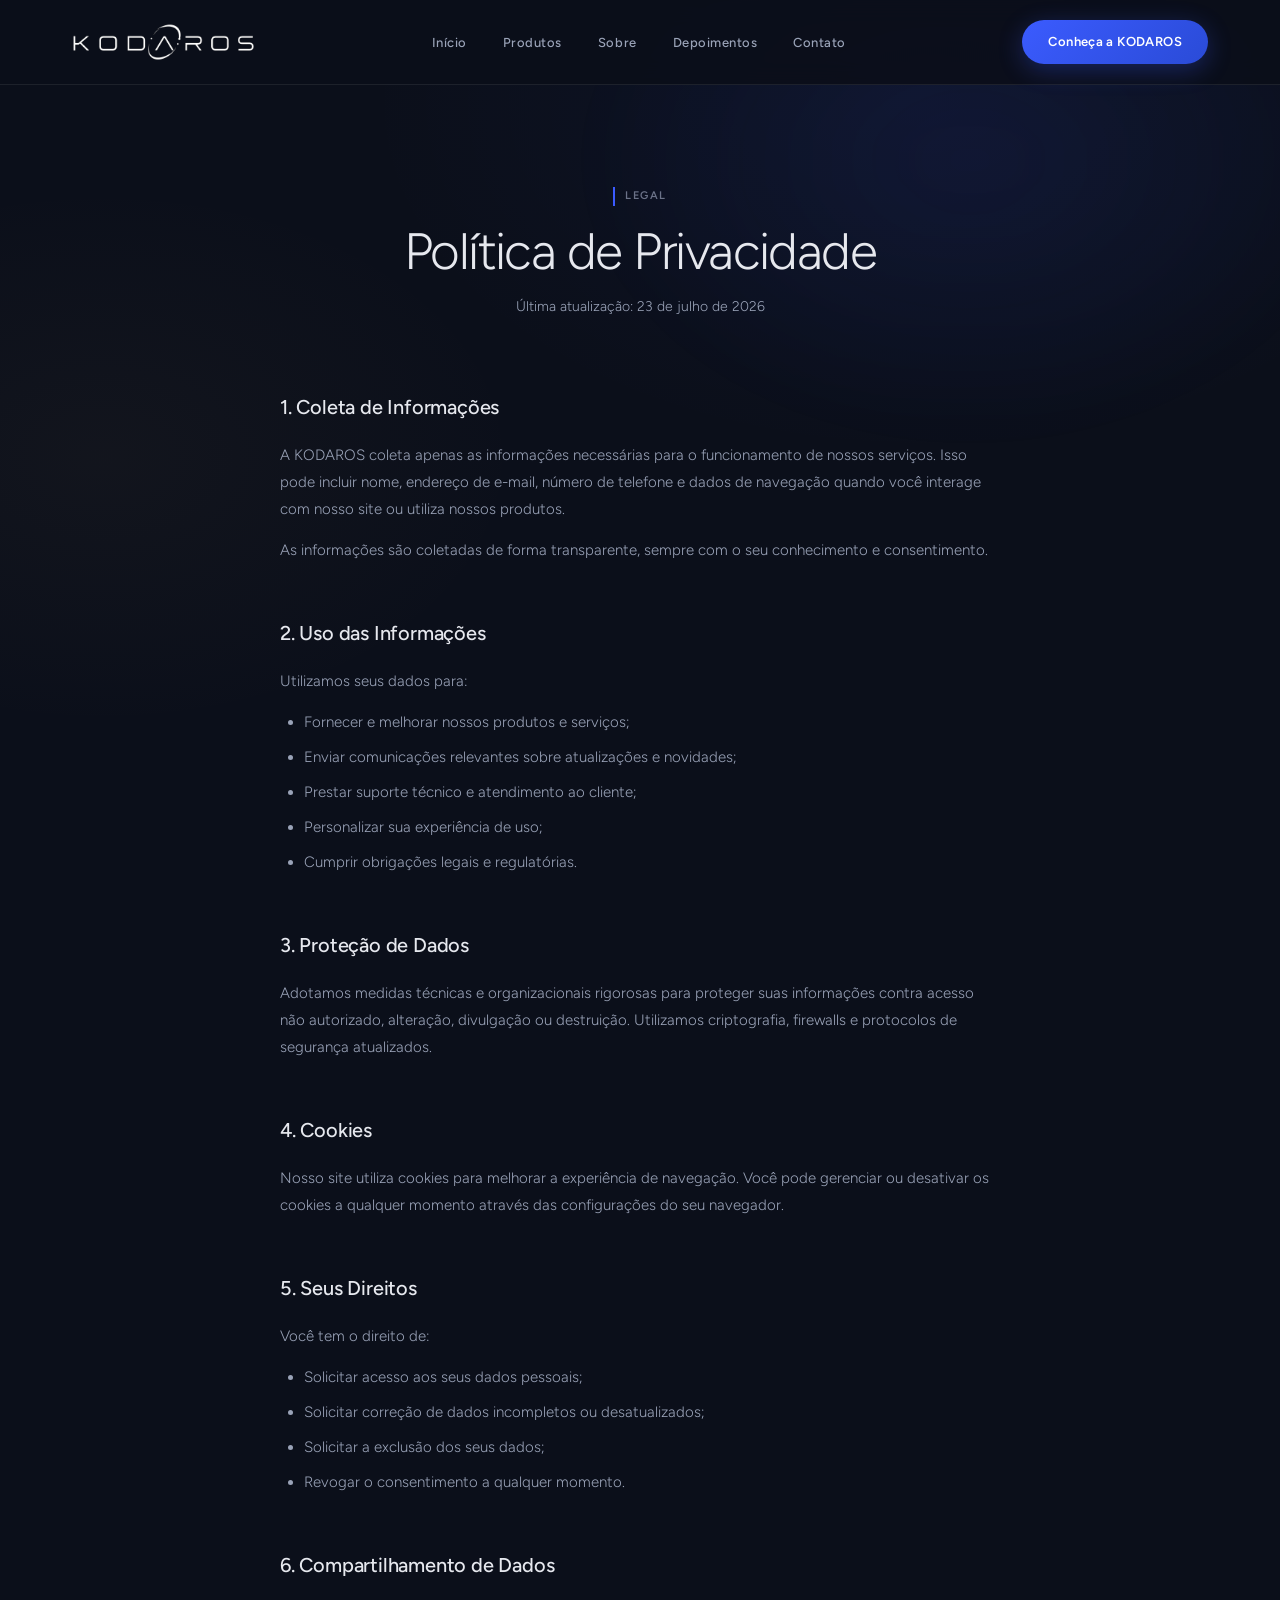
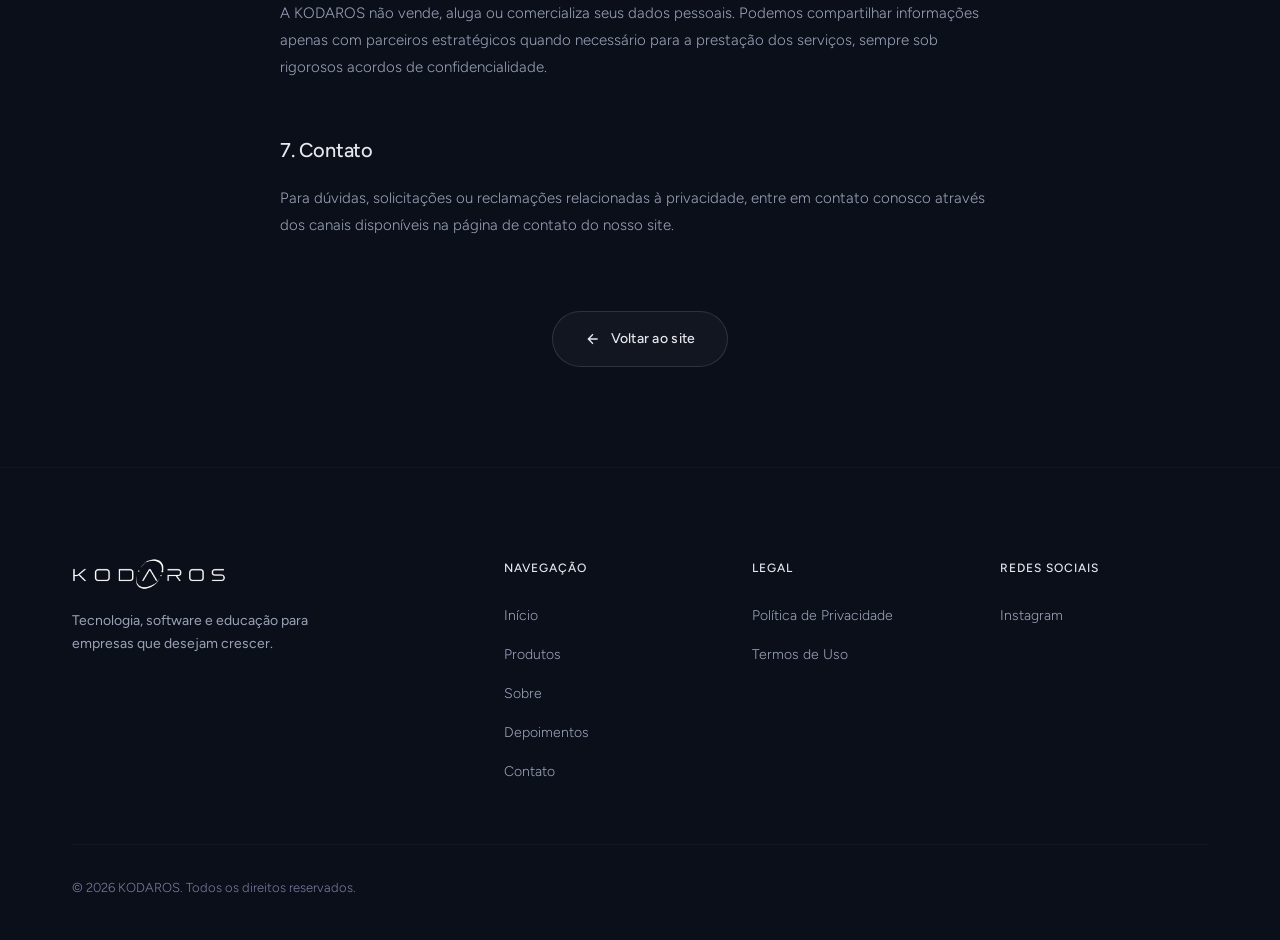
<file: privacidade.html>
<!DOCTYPE html>
<html lang="pt-BR">
<head>
    <meta charset="UTF-8">
    <meta name="viewport" content="width=device-width, initial-scale=1.0">
    <title>Política de Privacidade — KODAROS</title>
    <meta name="description" content="Política de Privacidade da KODAROS.">
    <link rel="preconnect" href="https://fonts.googleapis.com">
    <link rel="preconnect" href="https://fonts.gstatic.com" crossorigin>
    <link href="https://fonts.googleapis.com/css2?family=Figtree:wght@300;400;500;600;700&display=swap" rel="stylesheet">
    <meta property="og:title" content="Política de Privacidade — KODAROS">
    <meta property="og:description" content="Política de Privacidade da KODAROS.">
    <meta property="og:image" content="https://kelvinoliveiracode.github.io/Kodaros/kodaros_logo.png">
    <meta property="og:url" content="https://kelvinoliveiracode.github.io/Kodaros/privacidade.html">
    <meta property="og:type" content="website">
    <meta name="twitter:card" content="summary_large_image">
    <link rel="icon" type="image/x-icon" href="favicon.ico">
    <link rel="stylesheet" href="style.css?v=3">
</head>
<body data-no-galaxy="1">

    <canvas id="particle-canvas" aria-hidden="true" role="presentation"></canvas>

    <!-- NAVBAR -->
    <nav class="navbar navbar-solid" id="navbar">
        <div class="nav-container">
            <a href="index.html" class="nav-logo">
                <img src="kodaros_logo.png?v=2" alt="KODAROS">
            </a>
            <ul class="nav-menu">
                <li><a href="index.html#inicio" class="nav-link">Início</a></li>
                <li><a href="index.html#produtos" class="nav-link">Produtos</a></li>
                <li><a href="index.html#sobre" class="nav-link">Sobre</a></li>
                <li><a href="index.html#depoimentos" class="nav-link">Depoimentos</a></li>
                <li><a href="index.html#contato" class="nav-link">Contato</a></li>
            </ul>
            <a href="index.html#produtos" class="nav-cta">Conheça a KODAROS</a>
            <button class="nav-toggle" aria-label="Menu">
                <span></span>
                <span></span>
                <span></span>
            </button>
        </div>
    </nav>

    <!-- CONTENT -->
    <main class="legal-page">
        <div class="container">
            <div class="legal-header">
                <span class="section-label">Legal</span>
                <h1>Política de Privacidade</h1>
                <p class="legal-date">Última atualização: 23 de julho de 2026</p>
            </div>
            <div class="legal-content">
                <section class="legal-section">
                    <h2>1. Coleta de Informações</h2>
                    <p>A KODAROS coleta apenas as informações necessárias para o funcionamento de nossos serviços. Isso pode incluir nome, endereço de e-mail, número de telefone e dados de navegação quando você interage com nosso site ou utiliza nossos produtos.</p>
                    <p>As informações são coletadas de forma transparente, sempre com o seu conhecimento e consentimento.</p>
                </section>

                <section class="legal-section">
                    <h2>2. Uso das Informações</h2>
                    <p>Utilizamos seus dados para:</p>
                    <ul>
                        <li>Fornecer e melhorar nossos produtos e serviços;</li>
                        <li>Enviar comunicações relevantes sobre atualizações e novidades;</li>
                        <li>Prestar suporte técnico e atendimento ao cliente;</li>
                        <li>Personalizar sua experiência de uso;</li>
                        <li>Cumprir obrigações legais e regulatórias.</li>
                    </ul>
                </section>

                <section class="legal-section">
                    <h2>3. Proteção de Dados</h2>
                    <p>Adotamos medidas técnicas e organizacionais rigorosas para proteger suas informações contra acesso não autorizado, alteração, divulgação ou destruição. Utilizamos criptografia, firewalls e protocolos de segurança atualizados.</p>
                </section>

                <section class="legal-section">
                    <h2>4. Cookies</h2>
                    <p>Nosso site utiliza cookies para melhorar a experiência de navegação. Você pode gerenciar ou desativar os cookies a qualquer momento através das configurações do seu navegador.</p>
                </section>

                <section class="legal-section">
                    <h2>5. Seus Direitos</h2>
                    <p>Você tem o direito de:</p>
                    <ul>
                        <li>Solicitar acesso aos seus dados pessoais;</li>
                        <li>Solicitar correção de dados incompletos ou desatualizados;</li>
                        <li>Solicitar a exclusão dos seus dados;</li>
                        <li>Revogar o consentimento a qualquer momento.</li>
                    </ul>
                </section>

                <section class="legal-section">
                    <h2>6. Compartilhamento de Dados</h2>
                    <p>A KODAROS não vende, aluga ou comercializa seus dados pessoais. Podemos compartilhar informações apenas com parceiros estratégicos quando necessário para a prestação dos serviços, sempre sob rigorosos acordos de confidencialidade.</p>
                </section>

                <section class="legal-section">
                    <h2>7. Contato</h2>
                    <p>Para dúvidas, solicitações ou reclamações relacionadas à privacidade, entre em contato conosco através dos canais disponíveis na página de contato do nosso site.</p>
                </section>
            </div>
            <div class="legal-back">
                <a href="index.html" class="btn btn-secondary">
                    <svg width="16" height="16" viewBox="0 0 24 24" fill="none" stroke="currentColor" stroke-width="2"><path d="M19 12H5M12 19l-7-7 7-7"/></svg>
                    <span>Voltar ao site</span>
                </a>
            </div>
        </div>
    </main>

    <!-- FOOTER -->
    <footer class="footer">
        <div class="container">
            <div class="footer-top">
                <div class="footer-brand">
                    <img src="kodaros_logo.png?v=2" alt="KODAROS" class="footer-logo">
                    <p>Tecnologia, software e educação para empresas que desejam crescer.</p>
                </div>
                <div class="footer-nav">
                    <div class="footer-col">
                        <h4>Navegação</h4>
                        <ul>
                            <li><a href="index.html#inicio">Início</a></li>
                            <li><a href="index.html#produtos">Produtos</a></li>
                            <li><a href="index.html#sobre">Sobre</a></li>
                            <li><a href="index.html#depoimentos">Depoimentos</a></li>
                            <li><a href="index.html#contato">Contato</a></li>
                        </ul>
                    </div>
                    <div class="footer-col">
                        <h4>Legal</h4>
                        <ul>
                            <li><a href="privacidade.html">Política de Privacidade</a></li>
                            <li><a href="termos.html">Termos de Uso</a></li>
                        </ul>
                    </div>
                    <div class="footer-col">
                        <h4>Redes Sociais</h4>
                        <ul>
                            <li><a href="https://www.instagram.com/kodaros01" target="_blank" rel="noopener">Instagram</a></li>
                        </ul>
                    </div>
                </div>
            </div>
            <div class="footer-separator"></div>
            <div class="footer-bottom">
                <p>© 2026 KODAROS. Todos os direitos reservados.</p>
            </div>
        </div>
    </footer>

    <script src="script.js?v=3"></script>
</body>
</html>
</file>
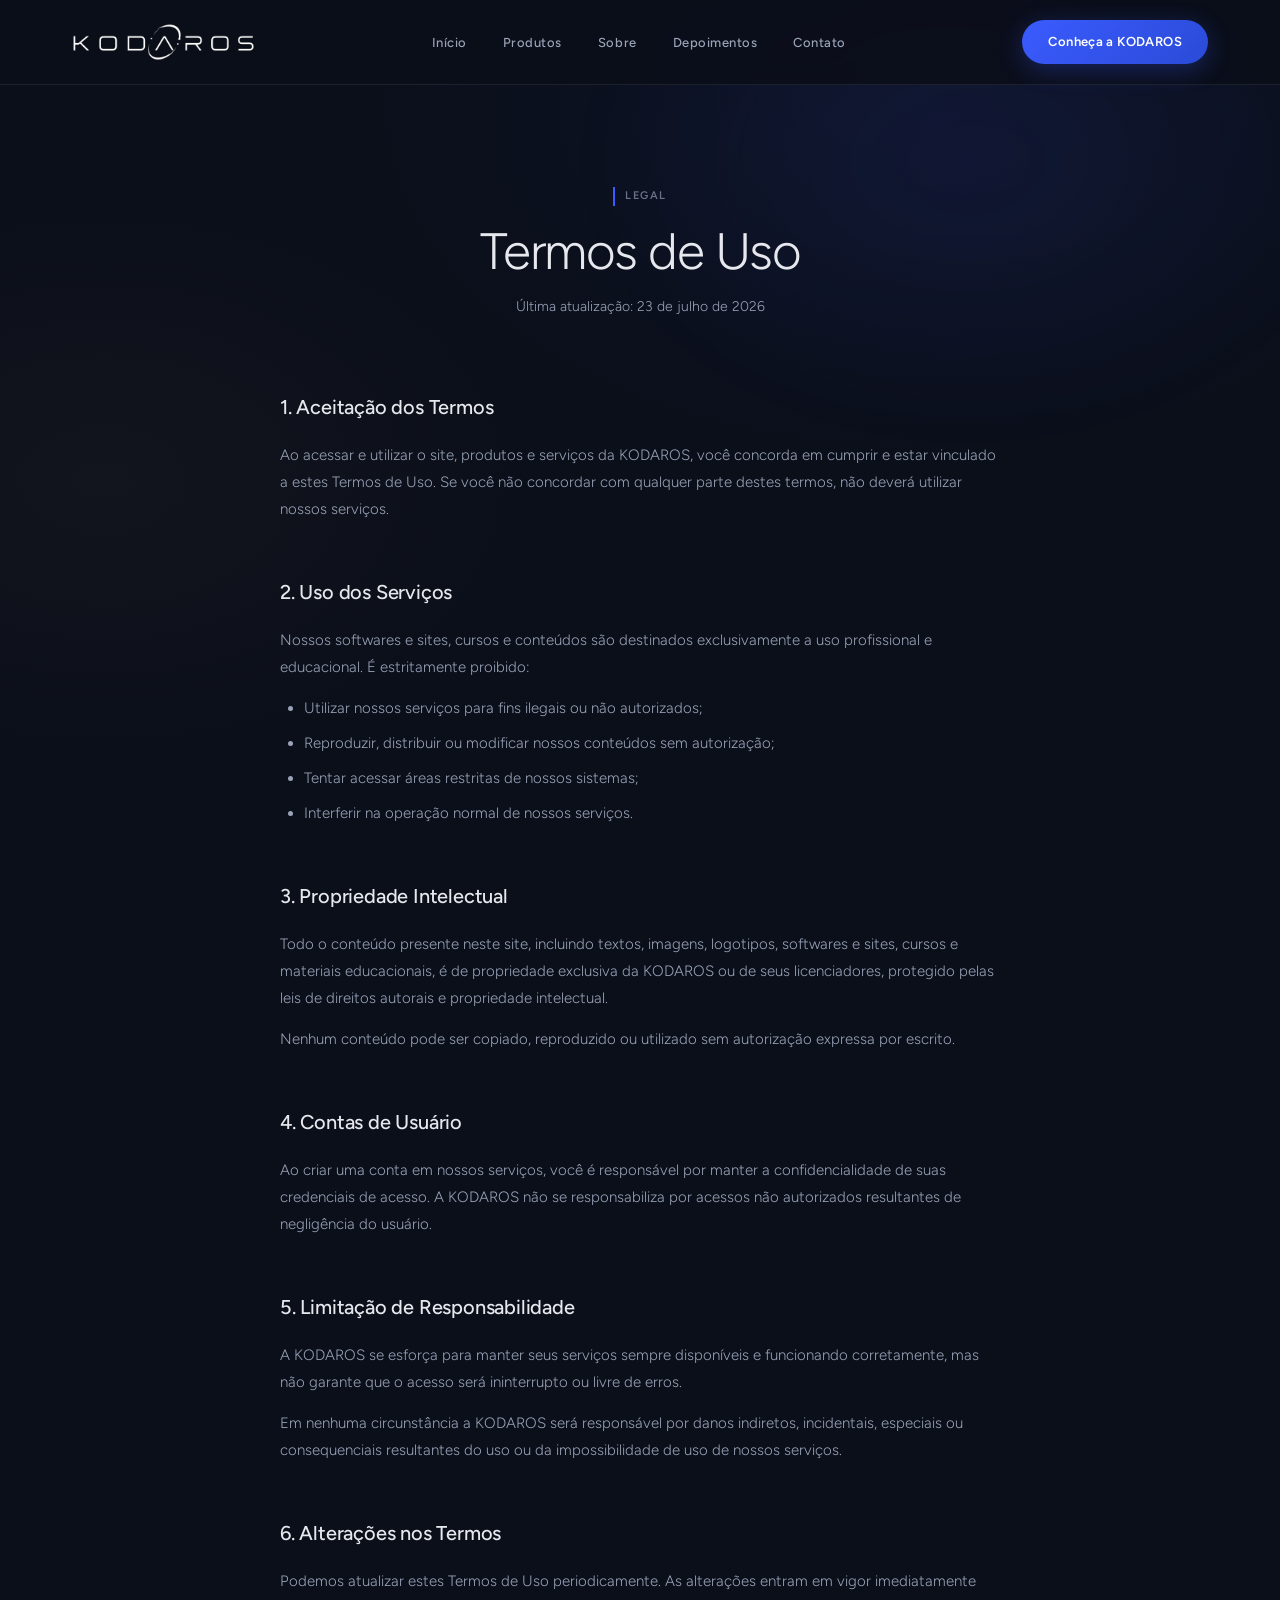
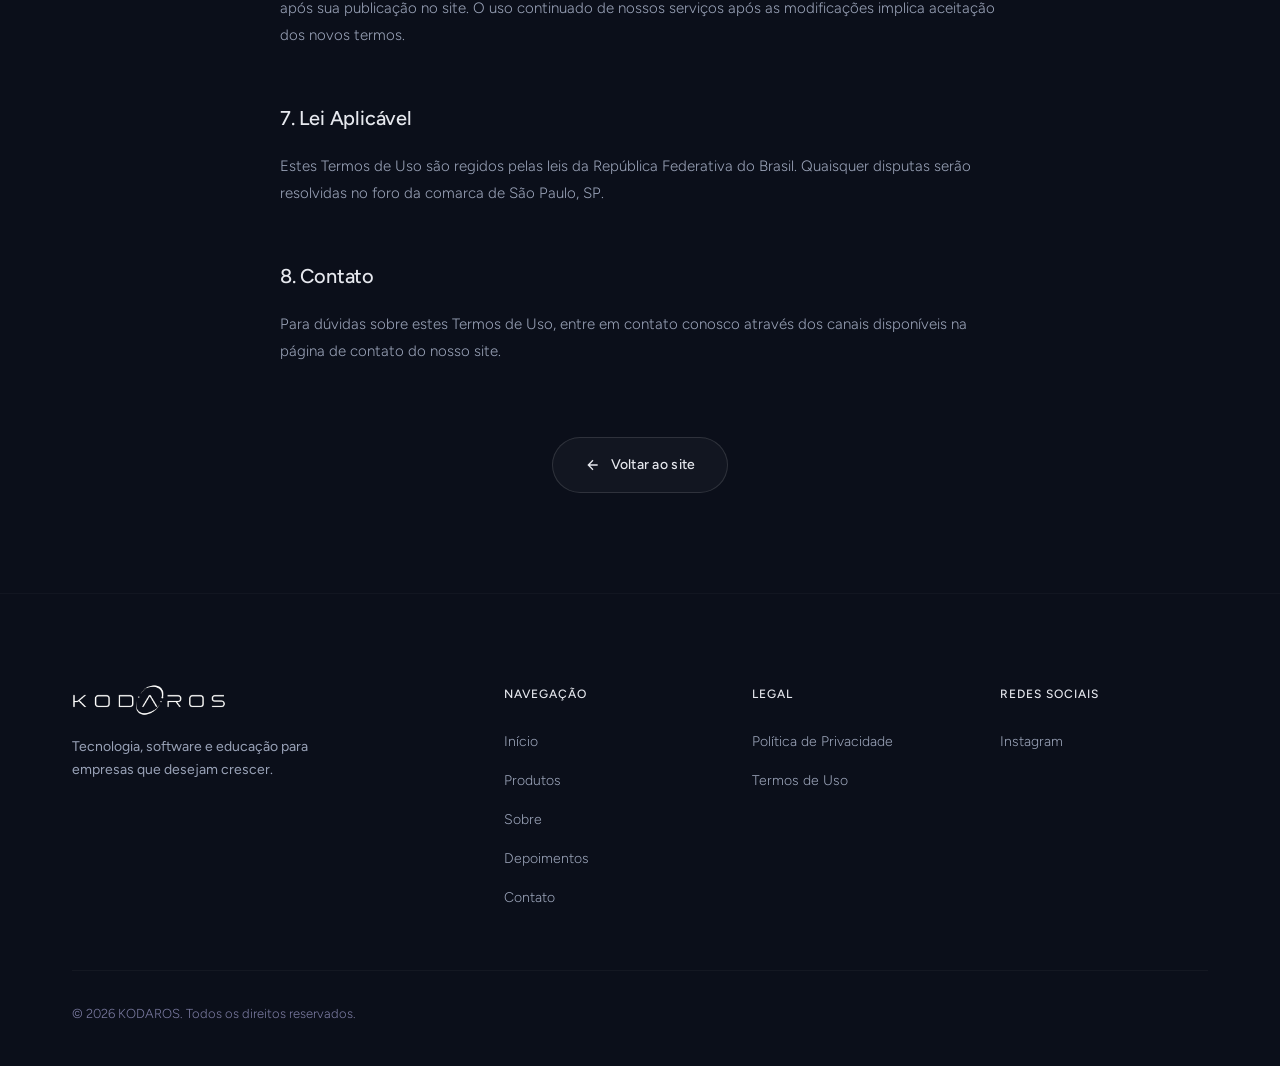
<file: termos.html>
<!DOCTYPE html>
<html lang="pt-BR">
<head>
    <meta charset="UTF-8">
    <meta name="viewport" content="width=device-width, initial-scale=1.0">
    <title>Termos de Uso — KODAROS</title>
    <meta name="description" content="Termos de Uso da KODAROS.">
    <link rel="preconnect" href="https://fonts.googleapis.com">
    <link rel="preconnect" href="https://fonts.gstatic.com" crossorigin>
    <link href="https://fonts.googleapis.com/css2?family=Figtree:wght@300;400;500;600;700&display=swap" rel="stylesheet">
    <meta property="og:title" content="Termos de Uso — KODAROS">
    <meta property="og:description" content="Termos de Uso da KODAROS.">
    <meta property="og:image" content="https://kelvinoliveiracode.github.io/Kodaros/kodaros_logo.png">
    <meta property="og:url" content="https://kelvinoliveiracode.github.io/Kodaros/termos.html">
    <meta property="og:type" content="website">
    <meta name="twitter:card" content="summary_large_image">
    <link rel="icon" type="image/x-icon" href="favicon.ico">
    <link rel="stylesheet" href="style.css?v=3">
</head>
<body data-no-galaxy="1">

    <canvas id="particle-canvas" aria-hidden="true" role="presentation"></canvas>

    <!-- NAVBAR -->
    <nav class="navbar navbar-solid" id="navbar">
        <div class="nav-container">
            <a href="index.html" class="nav-logo">
                <img src="kodaros_logo.png?v=2" alt="KODAROS">
            </a>
            <ul class="nav-menu">
                <li><a href="index.html#inicio" class="nav-link">Início</a></li>
                <li><a href="index.html#produtos" class="nav-link">Produtos</a></li>
                <li><a href="index.html#sobre" class="nav-link">Sobre</a></li>
                <li><a href="index.html#depoimentos" class="nav-link">Depoimentos</a></li>
                <li><a href="index.html#contato" class="nav-link">Contato</a></li>
            </ul>
            <a href="index.html#produtos" class="nav-cta">Conheça a KODAROS</a>
            <button class="nav-toggle" aria-label="Menu">
                <span></span>
                <span></span>
                <span></span>
            </button>
        </div>
    </nav>

    <!-- CONTENT -->
    <main class="legal-page">
        <div class="container">
            <div class="legal-header">
                <span class="section-label">Legal</span>
                <h1>Termos de Uso</h1>
                <p class="legal-date">Última atualização: 23 de julho de 2026</p>
            </div>
            <div class="legal-content">
                <section class="legal-section">
                    <h2>1. Aceitação dos Termos</h2>
                    <p>Ao acessar e utilizar o site, produtos e serviços da KODAROS, você concorda em cumprir e estar vinculado a estes Termos de Uso. Se você não concordar com qualquer parte destes termos, não deverá utilizar nossos serviços.</p>
                </section>

                <section class="legal-section">
                    <h2>2. Uso dos Serviços</h2>
                    <p>Nossos softwares e sites, cursos e conteúdos são destinados exclusivamente a uso profissional e educacional. É estritamente proibido:</p>
                    <ul>
                        <li>Utilizar nossos serviços para fins ilegais ou não autorizados;</li>
                        <li>Reproduzir, distribuir ou modificar nossos conteúdos sem autorização;</li>
                        <li>Tentar acessar áreas restritas de nossos sistemas;</li>
                        <li>Interferir na operação normal de nossos serviços.</li>
                    </ul>
                </section>

                <section class="legal-section">
                    <h2>3. Propriedade Intelectual</h2>
                    <p>Todo o conteúdo presente neste site, incluindo textos, imagens, logotipos, softwares e sites, cursos e materiais educacionais, é de propriedade exclusiva da KODAROS ou de seus licenciadores, protegido pelas leis de direitos autorais e propriedade intelectual.</p>
                    <p>Nenhum conteúdo pode ser copiado, reproduzido ou utilizado sem autorização expressa por escrito.</p>
                </section>

                <section class="legal-section">
                    <h2>4. Contas de Usuário</h2>
                    <p>Ao criar uma conta em nossos serviços, você é responsável por manter a confidencialidade de suas credenciais de acesso. A KODAROS não se responsabiliza por acessos não autorizados resultantes de negligência do usuário.</p>
                </section>

                <section class="legal-section">
                    <h2>5. Limitação de Responsabilidade</h2>
                    <p>A KODAROS se esforça para manter seus serviços sempre disponíveis e funcionando corretamente, mas não garante que o acesso será ininterrupto ou livre de erros.</p>
                    <p>Em nenhuma circunstância a KODAROS será responsável por danos indiretos, incidentais, especiais ou consequenciais resultantes do uso ou da impossibilidade de uso de nossos serviços.</p>
                </section>

                <section class="legal-section">
                    <h2>6. Alterações nos Termos</h2>
                    <p>Podemos atualizar estes Termos de Uso periodicamente. As alterações entram em vigor imediatamente após sua publicação no site. O uso continuado de nossos serviços após as modificações implica aceitação dos novos termos.</p>
                </section>

                <section class="legal-section">
                    <h2>7. Lei Aplicável</h2>
                    <p>Estes Termos de Uso são regidos pelas leis da República Federativa do Brasil. Quaisquer disputas serão resolvidas no foro da comarca de São Paulo, SP.</p>
                </section>

                <section class="legal-section">
                    <h2>8. Contato</h2>
                    <p>Para dúvidas sobre estes Termos de Uso, entre em contato conosco através dos canais disponíveis na página de contato do nosso site.</p>
                </section>
            </div>
            <div class="legal-back">
                <a href="index.html" class="btn btn-secondary">
                    <svg width="16" height="16" viewBox="0 0 24 24" fill="none" stroke="currentColor" stroke-width="2"><path d="M19 12H5M12 19l-7-7 7-7"/></svg>
                    <span>Voltar ao site</span>
                </a>
            </div>
        </div>
    </main>

    <!-- FOOTER -->
    <footer class="footer">
        <div class="container">
            <div class="footer-top">
                <div class="footer-brand">
                    <img src="kodaros_logo.png?v=2" alt="KODAROS" class="footer-logo">
                    <p>Tecnologia, software e educação para empresas que desejam crescer.</p>
                </div>
                <div class="footer-nav">
                    <div class="footer-col">
                        <h4>Navegação</h4>
                        <ul>
                            <li><a href="index.html#inicio">Início</a></li>
                            <li><a href="index.html#produtos">Produtos</a></li>
                            <li><a href="index.html#sobre">Sobre</a></li>
                            <li><a href="index.html#depoimentos">Depoimentos</a></li>
                            <li><a href="index.html#contato">Contato</a></li>
                        </ul>
                    </div>
                    <div class="footer-col">
                        <h4>Legal</h4>
                        <ul>
                            <li><a href="privacidade.html">Política de Privacidade</a></li>
                            <li><a href="termos.html">Termos de Uso</a></li>
                        </ul>
                    </div>
                    <div class="footer-col">
                        <h4>Redes Sociais</h4>
                        <ul>
                            <li><a href="https://www.instagram.com/kodaros01" target="_blank" rel="noopener">Instagram</a></li>
                        </ul>
                    </div>
                </div>
            </div>
            <div class="footer-separator"></div>
            <div class="footer-bottom">
                <p>© 2026 KODAROS. Todos os direitos reservados.</p>
            </div>
        </div>
    </footer>

    <script src="script.js?v=3"></script>
</body>
</html>
</file>
<file: style.css>
/* ========================================
   KODAROS — Premium Landing Page v3.0
   Atualizações: Figtree font, SVG logos, waves scroll, glass effect
   ======================================== */

/* DESIGN TOKENS — Premium Tech Executivo — Paleta A */
:root {
    --color-bg: #0B0F1A;
    --color-surface-1: #101624;
    --color-surface-2: #151C2E;
    --color-text-primary: #E6E8EE;
    --color-text-muted: #9AA3B8;
    --color-text-dim: #6B7288;
    --color-border: rgba(255, 255, 255, 0.08);
    --color-border-hover: rgba(255, 255, 255, 0.14);

    --color-accent: #3B5BFE;        /* azul cobalto */
    --color-accent-2: #C5A46A;      /* dourado quente - uso pontual */
    --color-accent-3: #2A4BD7;      /* azul profundo */
    --color-accent-soft: rgba(59, 91, 254, 0.14);

    --gradient-primary: linear-gradient(135deg, #3B5BFE 0%, #2A4BD7 100%);
    --gradient-text: linear-gradient(92deg, #E6E8EE 0%, #9AA3B8 100%);
    --glow-primary: 0 8px 24px rgba(59, 91, 254, 0.28);

    --font-display: 'Figtree', sans-serif;
    --font-body: 'Figtree', sans-serif;

    --ease-out-expo: cubic-bezier(0.22, 1, 0.36, 1);
    --transition-fast: 0.1s ease;
    --transition-normal: 0.3s ease;
    --transition-slow: 0.5s cubic-bezier(0.22, 1, 0.36, 1);
    --transition-slower: 0.6s cubic-bezier(0.22, 1, 0.36, 1);

    --blur-light: blur(12px);
    --blur-heavy: blur(32px);
    --blur-card: blur(14px);
}

/* SKIP LINK */
.skip-link {
    position: absolute; left: -9999px; top: 10px; z-index: 99999;
    background: #fff; color: #05050D; padding: 10px 18px; border-radius: 999px;
    font-weight: 600; font-size: 0.875rem;
}
.skip-link:focus { left: 16px; }

/* RESET & BASE */
*, *::before, *::after {
    margin: 0;
    padding: 0;
    box-sizing: border-box;
}

html {
    scroll-behavior: smooth;
    font-size: 16px;
}

:focus-visible { outline: 2px solid var(--color-accent); outline-offset: 3px; }

body {
    font-family: var(--font-display), -apple-system, BlinkMacSystemFont, 'Segoe UI', sans-serif;
    font-weight: 400;
    color: var(--color-text-primary);
    background-color: var(--color-bg);
    background-image:
        radial-gradient(820px 520px at 72% 4%, rgba(59, 91, 254, 0.06), transparent 68%),
        radial-gradient(680px 440px at 8% 18%, rgba(197, 164, 106, 0.04), transparent 62%);
    background-attachment: scroll;
    line-height: 1.7;
    -webkit-font-smoothing: antialiased;
    -moz-osx-font-smoothing: grayscale;
    overflow-x: hidden;
}
/* Shape orgânico sutil atrás do hero — substitui galáxia neon */
body::before {
    content: '';
    position: fixed;
    top: -120px;
    right: -80px;
    width: 780px;
    height: 560px;
    background: radial-gradient(ellipse at center, rgba(59, 91, 254, 0.07), transparent 72%);
    filter: blur(18px);
    pointer-events: none;
    z-index: 0;
    opacity: 1;
}

a {
    color: inherit;
    text-decoration: none;
    transition: opacity var(--transition-normal);
}

a:hover {
    opacity: 0.7;
}

img {
    max-width: 100%;
    display: block;
}

ul {
    list-style: none;
}

.container {
    max-width: 1200px;
    margin: 0 auto;
    padding: 0 32px;
}

/* ========================================
   PARTICLE CANVAS — GLOBAL
   ======================================== */
#particle-canvas {
    position: fixed;
    top: 0;
    left: 0;
    width: 100%;
    height: 100vh;
    z-index: 0;
    pointer-events: none;
    opacity: 0.28;
}

/* ========================================
   NAVBAR
   ======================================== */
.navbar {
    position: fixed;
    top: 0;
    left: 0;
    right: 0;
    z-index: 1000;
    padding: 20px 0;
    transition: transform var(--transition-slower),
                background var(--transition-normal),
                padding var(--transition-normal),
                opacity var(--transition-normal),
                backdrop-filter var(--transition-normal);
}

.navbar.hidden {
    transform: translateY(-100%);
    opacity: 0;
}

.navbar.visible {
    transform: translateY(0);
    opacity: 1;
}

.navbar.scrolled {
    background: rgba(11, 15, 26, 0.88);
    backdrop-filter: var(--blur-light) saturate(1.2);
    -webkit-backdrop-filter: var(--blur-light) saturate(1.2);
    border-bottom: 1px solid var(--color-border);
    box-shadow: 0 8px 32px rgba(0, 0, 0, 0.28);
    padding: 14px 0;
    will-change: transform;
}

.navbar-solid {
    background: rgba(11, 15, 26, 0.92);
    backdrop-filter: var(--blur-light) saturate(1.2);
    -webkit-backdrop-filter: var(--blur-light) saturate(1.2);
    border-bottom: 1px solid var(--color-border);
}

.nav-container {
    max-width: 1200px;
    margin: 0 auto;
    padding: 0 32px;
    display: flex;
    align-items: center;
    justify-content: space-between;
}

.nav-logo img {
    height: 38px;
    width: auto;
    transition: opacity var(--transition-normal), transform var(--transition-slower);
}

.nav-logo:hover img {
    opacity: 0.85;
    transform: scale(1.03);
}

.nav-menu {
    display: flex;
    gap: 36px;
    align-items: center;
}

.nav-link {
    font-family: var(--font-display);
    font-size: 0.8125rem;
    font-weight: 500;
    color: var(--color-text-muted);
    letter-spacing: 0.04em;
    position: relative;
    padding-bottom: 4px;
    transition: color 0.35s ease;
}
.nav-link-btn {
    background: none; border: none; cursor: pointer; padding-bottom: 4px;
    font-family: inherit; font-size: inherit; font-weight: inherit; color: inherit; letter-spacing: inherit;
}

.nav-link::after {
    content: '';
    position: absolute;
    bottom: 0;
    left: 50%;
    width: 0;
    height: 1px;
    background: linear-gradient(90deg, transparent, var(--color-text-primary), transparent);
    transition: width var(--transition-slower), left var(--transition-slower);
}

.nav-link:hover {
    color: var(--color-text-primary);
    opacity: 1;
}

.nav-link:hover::after {
    width: 100%;
    left: 0;
}

.nav-link.active {
    color: var(--color-text-primary);
}

.nav-link.active::after {
    width: 100%;
    left: 0;
    background: var(--color-text-primary);
}

.nav-cta {
    font-family: var(--font-display);
    font-size: 0.8125rem;
    font-weight: 600;
    padding: 11px 26px;
    border: none;
    border-radius: 100px;
    color: #FFFFFF;
    letter-spacing: 0.03em;
    background: var(--gradient-primary);
    background-size: 100% 100%;
    box-shadow: 0 6px 24px rgba(59, 91, 254, 0.30);
    transition: all var(--transition-slower);
    position: relative;
    overflow: hidden;
}

.nav-cta::before {
    content: '';
    position: absolute;
    top: 0;
    left: -100%;
    width: 100%;
    height: 100%;
    background: linear-gradient(90deg, transparent, rgba(255,255,255,0.25), transparent);
    transition: left 0.6s ease;
}

.nav-cta:hover {
    opacity: 1;
    transform: translateY(-1px);
    box-shadow: 0 10px 28px rgba(59, 91, 254, 0.38);
}

.nav-cta:hover::before {
    left: 100%;
}

.nav-toggle {
    display: none;
    flex-direction: column;
    gap: 5px;
    background: none;
    border: none;
    cursor: pointer;
    padding: 4px;
}

.nav-toggle span {
    display: block;
    width: 22px;
    height: 1.5px;
    background: var(--color-text-primary);
    transition: all var(--transition-slower);
    border-radius: 2px;
}

/* ========================================
   BUTTONS
   ======================================== */
.btn {
    display: inline-flex;
    align-items: center;
    justify-content: center;
    gap: 10px;
    font-family: var(--font-display);
    font-size: 0.875rem;
    font-weight: 500;
    letter-spacing: 0.02em;
    padding: 15px 32px;
    border-radius: 100px;
    cursor: pointer;
    transition: all var(--transition-slower);
    border: none;
    position: relative;
    overflow: hidden;
}

.btn svg {
    transition: transform var(--transition-slower);
}

.btn:hover svg {
    transform: translate(3px, -2px);
}

.btn-primary {
    background: var(--gradient-primary);
    background-size: 100% 100%;
    color: #FFFFFF;
    box-shadow: 0 8px 24px rgba(59, 91, 254, 0.30);
}

.btn-primary::before {
    content: '';
    position: absolute;
    top: 0;
    left: -100%;
    width: 100%;
    height: 100%;
    background: linear-gradient(90deg, transparent, rgba(255,255,255,0.28), transparent);
    transition: left 0.6s ease;
}

.btn-primary:hover {
    transform: translateY(-2px);
    box-shadow: var(--glow-primary);
    opacity: 1;
}

.btn-primary:hover::before {
    left: 100%;
}

.btn-secondary {
    background: rgba(255, 255, 255, 0.03);
    color: var(--color-text-primary);
    border: 1px solid rgba(255, 255, 255, 0.12);
}

.btn-secondary:hover {
    background: rgba(255, 255, 255, 0.06);
    border-color: rgba(255, 255, 255, 0.18);
    transform: translateY(-2px);
    opacity: 1;
}

/* Botão desabilitado — usado nos produtos ainda não lançados */
.btn:disabled,
.btn-disabled {
    opacity: 0.5;
    cursor: not-allowed;
    pointer-events: none;
    background: rgba(255, 255, 255, 0.05);
    color: var(--color-text-muted);
    border: 1px solid rgba(255, 255, 255, 0.12);
    box-shadow: none;
}

.btn:active {
    transform: scale(0.97) translateY(0);
}

/* ========================================
   HERO
   ======================================== */
.hero {
    min-height: 92vh;
    display: flex;
    align-items: center;
    padding: 120px 0 64px;
    position: relative;
    overflow: hidden;
    z-index: 1;
    background: transparent;
}

.hero-container {
    max-width: 1200px;
    margin: 0 auto;
    padding: 0 32px;
    display: grid;
    grid-template-columns: 1fr 1fr;
    gap: 80px;
    align-items: center;
    width: 100%;
}

.hero-content {
    animation: fadeInUp 1.2s var(--ease-out-expo) forwards;
    opacity: 0;
    position: relative;
    z-index: 2;
}

.hero-label {
    display: inline-block;
    font-family: var(--font-display);
    font-size: 0.6875rem;
    font-weight: 600;
    letter-spacing: 0.18em;
    text-transform: uppercase;
    color: var(--color-text-dim);
    border: 1px solid var(--color-border);
    background: rgba(255,255,255,0.03);
    padding: 6px 14px;
    border-radius: 999px;
    margin-bottom: 28px;
    position: relative;
}

.hero-title {
    font-family: var(--font-display);
    font-size: clamp(2.5rem, 5.5vw, 4.2rem);
    font-weight: 600;
    line-height: 1.08;
    letter-spacing: -0.04em;
    margin-bottom: 24px;
    color: var(--color-text-primary);
}

.hero-title .word-reveal {
    display: inline-block;
    opacity: 0;
    transform: translateY(40px);
    animation: wordReveal 0.8s var(--ease-out-expo) forwards;
}

.hero-title .word-reveal:nth-child(1) { animation-delay: 0.3s; }
.hero-title .word-reveal:nth-child(2) { animation-delay: 0.42s; }
.hero-title .word-reveal:nth-child(3) { animation-delay: 0.54s; }
.hero-title .word-reveal:nth-child(4) { animation-delay: 0.66s; }
.hero-title .word-reveal:nth-child(5) { animation-delay: 0.78s; }
.hero-title .word-reveal:nth-child(6) { animation-delay: 0.9s; }
.hero-title .word-reveal:nth-child(7) { animation-delay: 1.02s; }

.text-gradient {
    background: var(--gradient-text);
    -webkit-background-clip: text;
    background-clip: text;
    -webkit-text-fill-color: transparent;
    color: transparent;
}

.hero-subtitle {
    font-family: var(--font-body);
    font-size: 1.1rem;
    font-weight: 400;
    color: var(--color-text-muted);
    line-height: 1.65;
    max-width: 480px;
    margin-bottom: 44px;
    opacity: 0;
    animation: fadeInUp 1s var(--ease-out-expo) 1.2s forwards;
}

.hero-buttons {
    display: flex;
    gap: 16px;
    flex-wrap: wrap;
    opacity: 0;
    animation: fadeInUp 1s var(--ease-out-expo) 1.5s forwards;
}

/* Scroll Indicator */
.scroll-indicator {
    position: absolute;
    bottom: 40px;
    left: 50%;
    transform: translateX(-50%);
    z-index: 2;
    opacity: 0;
    animation: fadeIn 1s ease 2.5s forwards;
}

.scroll-line {
    width: 1px;
    height: 60px;
    background: linear-gradient(180deg, rgba(255,255,255,0.3), transparent);
    position: relative;
    overflow: hidden;
}

.scroll-line::after {
    content: '';
    position: absolute;
    top: -100%;
    left: 0;
    width: 100%;
    height: 100%;
    background: linear-gradient(180deg, transparent, rgba(255,255,255,0.6), transparent);
    animation: scrollPulse 2s ease-in-out infinite;
}

/* Hero Visual — Ícone SVG */
.hero-visual {
    position: relative;
    height: 520px;
    display: flex;
    align-items: center;
    justify-content: center;
    animation: fadeIn 1.4s var(--ease-out-expo) 0.5s forwards;
    opacity: 0;
}

.hero-icon-svg {
    width: 100%;
    max-width: 360px;
    height: auto;
    display: flex;
    align-items: center;
    justify-content: center;
}

.hero-icon-img {
    width: 100%;
    height: auto;
    filter: drop-shadow(0 16px 40px rgba(0, 0, 0, 0.32));
    opacity: 0.92;
    transition: opacity 0.4s ease, transform 0.4s ease;
}

.hero-icon-svg:hover .hero-icon-img {
    opacity: 1;
    transform: scale(1.02);
}

/* ========================================
   SECTIONS GENERAL
   ======================================== */
.section-label {
    display: inline-block;
    font-family: var(--font-display);
    font-size: 0.6875rem;
    font-weight: 600;
    letter-spacing: 0.14em;
    text-transform: uppercase;
    color: var(--color-text-dim);
    border-left: 2px solid var(--color-accent);
    padding-left: 10px;
    margin-bottom: 16px;
}

.section-header .section-label {
    border-left: none;
    border-bottom: 2px solid var(--color-accent);
    padding-left: 0;
    padding-bottom: 6px;
}

.section-title {
    font-family: var(--font-display);
    font-size: clamp(2rem, 4.5vw, 2.9rem);
    font-weight: 600;
    line-height: 1.18;
    letter-spacing: -0.03em;
    margin-bottom: 14px;
    color: var(--color-text-primary);
}

.section-desc {
    font-family: var(--font-body);
    font-size: 1rem;
    font-weight: 400;
    color: var(--color-text-muted);
    line-height: 1.65;
    max-width: 560px;
}

.section-header {
    text-align: center;
    margin-bottom: 80px;
}

.section-header .section-desc {
    margin: 0 auto;
}

/* ========================================
   ABOUT
   ======================================== */
.about {
    padding: 88px 0;
    background: var(--color-surface-1);
    border-top: 1px solid var(--color-border);
    border-bottom: 1px solid var(--color-border);
    position: relative;
    z-index: 1;
}

.about-grid {
    max-width: 800px;
    margin: 0 auto;
    text-align: center;
}

.about-text .section-title {
    margin-bottom: 24px;
}

.about-text .section-desc {
    margin: 0 auto 60px;
}

.about-pillars {
    display: grid;
    grid-template-columns: repeat(4, 1fr);
    gap: 0;
    border: 1px solid var(--color-border);
    border-radius: 12px;
    overflow: hidden;
    background: var(--color-bg);
}

.pillar {
    display: flex;
    flex-direction: column;
    align-items: flex-start;
    gap: 14px;
    padding: 28px 22px;
    border: none;
    border-right: 1px solid var(--color-border);
    background: transparent;
    transition: background var(--transition-normal);
    position: relative;
}

.pillar:last-child { border-right: none; }

.pillar::before { display: none; }

.pillar:hover {
    background: rgba(255, 255, 255, 0.02);
    transform: none;
    box-shadow: 0 20px 60px rgba(0, 0, 0, 0.45),
                0 0 50px rgba(124, 58, 237, 0.1);
}

.pillar:hover::before {
    opacity: 1;
}

.pillar-icon {
    width: 40px;
    height: 40px;
    display: flex;
    align-items: center;
    justify-content: center;
    color: var(--color-text-dim);
    border: 1px solid var(--color-border);
    border-radius: 10px;
    background: rgba(255,255,255,0.02);
}

.pillar:hover .pillar-icon {
    color: var(--color-accent);
    border-color: var(--color-accent-soft);
}

.pillar span {
    font-family: var(--font-body);
    font-size: 0.8125rem;
    font-weight: 500;
    color: var(--color-text-muted);
    text-align: left;
    line-height: 1.4;
}

.pillar:hover span {
    color: var(--color-text-primary);
}

/* ========================================
   PRODUCTS — Softwares e Sites | Cursos | E-books
   ======================================== */
.products {
    padding: 88px 0;
    background: var(--color-bg);
    position: relative;
    z-index: 1;
    border-top: 1px solid var(--color-border);
}

.products-grid {
    display: grid;
    grid-template-columns: repeat(2, 1fr);
    gap: 0;
    align-items: stretch;
    max-width: 1100px;
    margin: 0 auto;
    border: 1px solid var(--color-border);
    border-radius: 12px;
    overflow: hidden;
    background: var(--color-surface-1);
}

.product-card {
    position: relative;
    text-align: left;
    padding: 36px 32px;
    border: none;
    border-right: 1px solid var(--color-border);
    border-bottom: 1px solid var(--color-border);
    background: transparent;
    height: auto;
    min-height: 0;
    display: flex;
    flex-direction: column;
    align-items: flex-start;
    justify-content: flex-start;
    overflow: hidden;
    transition: background var(--transition-normal);
}

.product-card:nth-child(2n) { border-right: none; }
.product-card:nth-last-child(-n+2) { border-bottom: none; }

.product-card::before { display: none; }
}

.product-card:hover {
    border-color: var(--color-border-hover);
    background: rgba(255,255,255,0.02);
}

.product-glow { display: none; }

.product-icon {
    width: 48px;
    height: 48px;
    display: flex;
    align-items: center;
    justify-content: center;
    border-radius: 12px;
    background: rgba(255,255,255,0.03);
    border: 1px solid var(--color-border);
    color: var(--color-text-dim);
    margin-bottom: 20px;
}

.product-card-live .product-icon {
    background: rgba(59, 91, 254, 0.08);
    border-color: var(--color-accent-soft);
    color: var(--color-accent);
}

.product-card:hover .product-icon {
    border-color: var(--color-border-hover);
}

.product-status {
    display: inline-block;
    font-family: var(--font-display);
    font-size: 0.65rem;
    font-weight: 600;
    letter-spacing: 0.14em;
    text-transform: uppercase;
    padding: 6px 12px;
    border-radius: 999px;
    margin-bottom: 16px;
    border: 1px solid var(--color-border);
}

.status-live {
    color: var(--color-accent);
    background: var(--color-accent-soft);
    border-color: var(--color-accent-soft);
}

.status-soon {
    color: var(--color-accent-2);
    background: rgba(197,164,106,0.10);
    border-color: rgba(197,164,106,0.22);
}

.product-title {
    font-family: var(--font-display);
    font-size: 1.25rem;
    font-weight: 600;
    letter-spacing: -0.02em;
    color: var(--color-text-primary);
    margin-bottom: 10px;
}

.product-desc {
    font-family: var(--font-body);
    font-size: 1rem;
    font-weight: 300;
    color: var(--color-text-muted);
    line-height: 1.7;
    max-width: 460px;
    margin: 0 auto 36px;
    position: relative;
    z-index: 1;
}

.product-card .btn {
    position: relative;
    z-index: 1;
}

/* Os cards ficam lado a lado, todos visíveis — sem carrossel. */

/* Em telas menores os cards empilham em uma coluna */
@media (max-width: 1100px) {
    .products-grid {
        grid-template-columns: 1fr;
        max-width: 560px;
        gap: 20px;
    }
}


/* ========================================
   WHY CHOOSE US
   ======================================== */
.why-us {
    padding: 88px 0;
    background: var(--color-surface-1);
    border-top: 1px solid var(--color-border);
    border-bottom: 1px solid var(--color-border);
    position: relative;
    z-index: 1;
}

.why-grid {
    display: grid;
    grid-template-columns: repeat(2, 1fr);
    gap: 0;
    border: 1px solid var(--color-border);
    border-radius: 12px;
    overflow: hidden;
    background: var(--color-bg);
}

.why-card {
    padding: 28px 28px;
    border: none;
    border-right: 1px solid var(--color-border);
    border-bottom: 1px solid var(--color-border);
    background: transparent;
    text-align: left;
    display: flex;
    gap: 18px;
    align-items: flex-start;
}

.why-card:nth-child(2n) { border-right: none; }
.why-card:nth-last-child(-n+2) { border-bottom: none; }

.why-card::before { display: none; }

.why-card:hover {
    background: rgba(255,255,255,0.02);
    transform: none;
}

.why-icon {
    width: 44px;
    height: 44px;
    flex-shrink: 0;
    display: flex;
    align-items: center;
    justify-content: center;
    border-radius: 10px;
    background: rgba(255, 255, 255, 0.03);
    border: 1px solid var(--color-border);
    color: var(--color-text-dim);
}

.why-card:hover .why-icon {
    color: var(--color-accent);
    border-color: var(--color-accent-soft);
}

.why-card h3 {
    font-family: var(--font-display);
    font-size: 1rem;
    font-weight: 500;
    color: var(--color-text-primary);
    margin-bottom: 12px;
    letter-spacing: -0.01em;
}

.why-card p {
    font-family: var(--font-body);
    font-size: 0.875rem;
    font-weight: 300;
    color: var(--color-text-muted);
    line-height: 1.6;
}

/* ========================================
   TESTIMONIALS
   ======================================== */
.testimonials {
    padding: 88px 0;
    background: var(--color-bg);
    border-top: 1px solid var(--color-border);
    position: relative;
    z-index: 1;
}

.testimonials-grid {
    display: grid;
    grid-template-columns: repeat(3, 1fr);
    gap: 1px;
    max-width: 960px;
    margin: 0 auto;
    border: 1px solid var(--color-border);
    border-radius: 12px;
    overflow: hidden;
    background: var(--color-border);
}

.testimonial-card {
    padding: 26px 24px;
    border: none;
    background-color: var(--color-surface-1);
    border-radius: 0;
}

.testimonial-card::before { display: none; }

.testimonial-card:hover {
    background-image: linear-gradient(rgba(255,255,255,0.03), rgba(255,255,255,0.03));
}

.stars {
    font-size: 0.75rem;
    color: var(--color-accent-2);
    letter-spacing: 2px;
    margin-bottom: 10px;
}

.testimonial-text {
    font-family: var(--font-body);
    font-size: 0.9375rem;
    font-weight: 400;
    color: var(--color-text-muted);
    line-height: 1.6;
    margin-bottom: 12px;
}

.testimonial-author strong {
    display: block;
    font-family: var(--font-display);
    font-size: 0.9375rem;
    font-weight: 500;
    color: var(--color-text-primary);
    margin-bottom: 3px;
}

.testimonial-author span {
    font-family: var(--font-body);
    font-size: 0.8125rem;
    font-weight: 300;
    color: var(--color-text-muted);
}

/* ========================================
   CONTACT
   ======================================== */
.contact {
    padding: 88px 0;
    background: var(--color-surface-1);
    border-top: 1px solid var(--color-border);
    position: relative;
    z-index: 1;
}

.contact-channels {
    display: grid;
    grid-template-columns: repeat(3, 1fr);
    gap: 0;
    max-width: 900px;
    margin: 0 auto;
    border: 1px solid var(--color-border);
    border-radius: 12px;
    overflow: hidden;
    background: var(--color-bg);
}

.contact-channel {
    display: flex;
    flex-direction: column;
    align-items: flex-start;
    text-align: left;
    gap: 18px;
    padding: 28px 24px;
    border: none;
    border-right: 1px solid var(--color-border);
    background: transparent;
    transition: background var(--transition-normal);
    cursor: pointer;
    transform-style: preserve-3d;
}

.contact-channel:last-child { border-right: none; }
.contact-channel:hover { background: rgba(255,255,255,0.02); }

.channel-icon {
    width: 44px;
    height: 44px;
    display: flex;
    align-items: center;
    justify-content: center;
    border-radius: 10px;
    background: rgba(255,255,255,0.03);
    border: 1px solid var(--color-border);
    color: var(--color-text-dim);
}

.contact-channel:hover .channel-icon {
    color: var(--color-accent);
    border-color: var(--color-accent-soft);
}

.channel-info {
    display: flex;
    flex-direction: column;
    gap: 6px;
}

.channel-label {
    font-family: var(--font-display);
    font-size: 0.6875rem;
    font-weight: 500;
    letter-spacing: 0.15em;
    text-transform: uppercase;
    color: var(--color-text-muted);
}

.channel-value {
    font-family: var(--font-display);
    font-size: 1rem;
    font-weight: 400;
    color: var(--color-text-primary);
    letter-spacing: -0.01em;
}

/* ========================================
   FOOTER
   ======================================== */
.footer {
    padding: 90px 0 40px;
    background: transparent;
    border-top: 1px solid rgba(255, 255, 255, 0.03);
    position: relative;
    z-index: 1;
}

.footer-top {
    display: grid;
    grid-template-columns: 1fr 2fr;
    gap: 80px;
    margin-bottom: 60px;
}

.footer-brand {
    max-width: 280px;
}

.footer-logo {
    height: 32px;
    width: auto;
    margin-bottom: 20px;
    transition: transform var(--transition-slower), opacity var(--transition-normal);
}

.footer-brand:hover .footer-logo {
    transform: scale(1.05);
}

.footer-brand p {
    font-family: var(--font-body);
    font-size: 0.875rem;
    font-weight: 400;
    color: var(--color-text-muted);
    line-height: 1.6;
}

.footer-nav {
    display: grid;
    grid-template-columns: repeat(3, 1fr);
    gap: 40px;
}

.footer-col h4 {
    font-family: var(--font-display);
    font-size: 0.75rem;
    font-weight: 500;
    color: var(--color-text-primary);
    letter-spacing: 0.08em;
    text-transform: uppercase;
    margin-bottom: 22px;
}

.footer-col ul {
    display: flex;
    flex-direction: column;
    gap: 12px;
}

.footer-col a {
    font-family: var(--font-body);
    font-size: 0.875rem;
    font-weight: 300;
    color: var(--color-text-muted);
    transition: color 0.35s ease, transform var(--transition-slower);
    display: inline-block;
}

.footer-col a:hover {
    color: #A78BFA;
    opacity: 1;
    transform: translateX(4px);
}

.footer-separator {
    height: 1px;
    background: rgba(255, 255, 255, 0.04);
    margin-bottom: 32px;
    transition: background 0.6s ease;
}

.footer:hover .footer-separator {
    background: linear-gradient(90deg, 
        rgba(255,255,255,0.02) 0%, 
        rgba(255,255,255,0.08) 50%, 
        rgba(255,255,255,0.02) 100%);
}

.footer-bottom {
    display: flex;
    justify-content: space-between;
    align-items: center;
}

.footer-bottom p {
    font-family: var(--font-body);
    font-size: 0.8125rem;
    font-weight: 300;
    color: #7A7AA0;
}

/* ========================================
   LEGAL PAGES
   ======================================== */
.legal-page {
    padding: 180px 0 100px;
    background: transparent;
    min-height: 100vh;
    position: relative;
    z-index: 1;
}

.legal-header {
    text-align: center;
    margin-bottom: 72px;
}

.legal-header h1 {
    font-family: var(--font-display);
    font-size: clamp(2rem, 4.5vw, 3.2rem);
    font-weight: 300;
    line-height: 1.15;
    letter-spacing: -0.03em;
    color: var(--color-text-primary);
    margin-bottom: 14px;
}

.legal-date {
    font-family: var(--font-body);
    font-size: 0.875rem;
    font-weight: 300;
    color: var(--color-text-muted);
}

.legal-content {
    max-width: 720px;
    margin: 0 auto;
}

.legal-section {
    margin-bottom: 52px;
    opacity: 0;
    transform: translateY(30px);
    animation: fadeInUp 0.8s var(--ease-out-expo) forwards;
}

.legal-section:nth-child(1) { animation-delay: 0.1s; }
.legal-section:nth-child(2) { animation-delay: 0.2s; }
.legal-section:nth-child(3) { animation-delay: 0.3s; }
.legal-section:nth-child(4) { animation-delay: 0.4s; }
.legal-section:nth-child(5) { animation-delay: 0.5s; }
.legal-section:nth-child(6) { animation-delay: 0.6s; }
.legal-section:nth-child(7) { animation-delay: 0.7s; }
.legal-section:nth-child(8) { animation-delay: 0.8s; }

.legal-section h2 {
    font-family: var(--font-display);
    font-size: 1.25rem;
    font-weight: 500;
    color: var(--color-text-primary);
    margin-bottom: 18px;
    letter-spacing: -0.01em;
}

.legal-section p {
    font-family: var(--font-body);
    font-size: 0.9375rem;
    font-weight: 300;
    color: var(--color-text-muted);
    line-height: 1.8;
    margin-bottom: 14px;
}

.legal-section ul {
    margin: 14px 0 14px 24px;
    list-style: disc;
}

.legal-section li {
    font-family: var(--font-body);
    font-size: 0.9375rem;
    font-weight: 300;
    color: var(--color-text-muted);
    line-height: 1.8;
    margin-bottom: 8px;
}

.legal-back {
    text-align: center;
    margin-top: 72px;
}

.legal-back .btn {
    transition: transform var(--transition-slower),
                background var(--transition-normal),
                border-color var(--transition-normal);
}

.legal-back .btn:hover {
    transform: translateX(-6px);
}

.legal-back .btn svg {
    transition: transform var(--transition-slower);
}

.legal-back .btn:hover svg {
    transform: translateX(-4px);
}

/* ========================================
   ANIMATIONS
   ======================================== */
@keyframes fadeIn {
    from { opacity: 0; }
    to { opacity: 1; }
}

@keyframes fadeInUp {
    from {
        opacity: 0;
        transform: translateY(40px);
    }
    to {
        opacity: 1;
        transform: translateY(0);
    }
}

@keyframes wordReveal {
    from {
        opacity: 0;
        transform: translateY(40px);
    }
    to {
        opacity: 1;
        transform: translateY(0);
    }
}

@keyframes textReveal {
    from { width: 0; }
    to { width: 100%; }
}

@keyframes iconFloat {
    0%, 100% { transform: translateY(0) rotate(0deg); }
    25% { transform: translateY(-12px) rotate(1deg); }
    50% { transform: translateY(0) rotate(0deg); }
    75% { transform: translateY(12px) rotate(-1deg); }
}

@keyframes shimmer {
    0% { left: -100%; }
    100% { left: 100%; }
}

@keyframes scrollPulse {
    0% { top: -100%; }
    100% { top: 100%; }
}

/* Scroll reveal */
.reveal {
    opacity: 0;
    transform: translateY(50px);
    transition: all 1s var(--ease-out-expo);
}

.reveal.active {
    opacity: 1;
    transform: translateY(0);
}

/* Garante o efeito de elevação no hover do card de produto (vence o reveal) */
.product-card.reveal.active:hover {
    transform: translateY(-6px);
}

/* Smooth text selection */
::selection {
    background: rgba(255, 255, 255, 0.12);
    color: var(--color-text-primary);
}

/* Scrollbar styling */
::-webkit-scrollbar {
    width: 5px;
}

::-webkit-scrollbar-track {
    background: var(--color-bg);
}

::-webkit-scrollbar-thumb {
    background: #1F2A44;
    border-radius: 3px;
}

::-webkit-scrollbar-thumb:hover {
    background: #2A3A5F;
}

/* Grid hover removido — mais empresarial, menos IA */
}



/* ========================================
   PREFERS-REDUCED-MOTION — Acessibilidade
   ======================================== */
@media (prefers-reduced-motion: reduce) {
    *, *::before, *::after {
        animation-duration: 0.01ms !important;
        animation-iteration-count: 1 !important;
        transition-duration: 0.01ms !important;
        scroll-behavior: auto !important;
    }
    #particle-canvas, .cursor-glow, .hero-icon-svg, .scroll-indicator {
        display: none !important;
    }
    .about-pillars:hover .pillar,
    .why-grid:hover .why-card,
    .testimonials-grid:hover .testimonial-card,
    .contact-channels:hover .contact-channel { opacity: 1 !important; }
}
@media (max-width: 768px) {
    .navbar.scrolled, .navbar-solid { backdrop-filter: none !important; -webkit-backdrop-filter: none !important; }
    .product-card, .why-card, .testimonial-card, .contact-channel, .pillar { backdrop-filter: none !important; -webkit-backdrop-filter: none !important; }
}

/* ========================================
   RESPONSIVE
   ======================================== */
@media (max-width: 1024px) {
    .hero-container {
        grid-template-columns: 1fr;
        gap: 60px;
        text-align: center;
    }

    .hero-content {
        order: 1;
    }

    .hero-visual {
        order: 2;
        height: 350px;
    }

    .hero-subtitle {
        margin: 0 auto 40px;
    }

    .hero-buttons {
        justify-content: center;
    }

    .hero-icon-svg {
        max-width: 280px;
    }

    .contact-channels {
        grid-template-columns: 1fr;
        max-width: 400px;
    }

    .testimonials-grid {
        grid-template-columns: repeat(2, 1fr);
        max-width: 760px;
    }

    .testimonial-card {
        padding: 24px 22px;
    }

    .footer-top {
        grid-template-columns: 1fr;
        gap: 48px;
    }

    .footer-brand {
        max-width: 100%;
        text-align: center;
    }

    .footer-logo {
        margin: 0 auto 20px;
    }
}

@media (max-width: 768px) {
    .nav-menu,
    .nav-cta {
        display: none;
    }

    .nav-toggle {
        display: flex;
    }

    .nav-menu.active {
        display: flex;
        flex-direction: column;
        position: absolute;
        top: 100%;
        left: 0;
        right: 0;
        background: rgba(11, 15, 26, 0.97);
        backdrop-filter: blur(24px);
        padding: 32px;
        gap: 24px;
        border-bottom: 1px solid var(--color-border);
    }

    .about-pillars {
        grid-template-columns: repeat(2, 1fr);
    }

    .why-grid {
        grid-template-columns: repeat(2, 1fr);
    }

    .testimonials-grid {
        grid-template-columns: 1fr;
        max-width: 400px;
    }

    .footer-nav {
        grid-template-columns: repeat(2, 1fr);
    }

    .hero {
        padding: 120px 0 60px;
    }

    .about,
    .products,
    .why-us,
    .testimonials,
    .contact {
        padding: 80px 0;
    }

    .section-header {
        margin-bottom: 48px;
    }

    .product-card {
        padding: 48px 28px;
        min-height: 0;
    }
}

@media (max-width: 480px) {
    .container,
    .nav-container,
    .hero-container {
        padding: 0 20px;
    }

    .about-pillars,
    .why-grid,
    .footer-nav {
        grid-template-columns: 1fr;
    }

    .hero-buttons {
        flex-direction: column;
        align-items: center;
    }

    .btn {
        width: 100%;
        max-width: 280px;
    }

    .contact-channel {
        padding: 40px 24px;
    }

    .nav-logo img {
        height: 32px;
    }

    .footer-logo {
        height: 28px;
    }

    .hero-visual {
        height: 280px;
    }

    .hero-icon-svg {
        max-width: 220px;
    }
}

/* ========================================
   QUIZ PROMO
   ======================================== */
.quiz-promo {
    padding: 100px 0 20px;
    position: relative;
    z-index: 1;
}

.quiz-promo-card {
    display: flex;
    align-items: center;
    gap: 56px;
    padding: 60px 64px;
    border-radius: 16px;
    border: 1px solid var(--color-border);
    border-left: 2px solid var(--color-accent);
    background: var(--color-surface-1);
}

.quiz-promo-content {
    flex: 1;
    min-width: 0;
}

.quiz-promo-content .section-title {
    font-size: clamp(1.7rem, 3.4vw, 2.4rem);
}

.quiz-promo-content .section-desc {
    margin-bottom: 26px;
}

.quiz-benefits {
    list-style: none;
    display: flex;
    flex-direction: column;
    gap: 14px;
    margin-bottom: 34px;
}

.quiz-benefit {
    display: flex;
    align-items: center;
    gap: 14px;
    font-family: var(--font-body);
    font-size: 0.95rem;
    font-weight: 400;
    color: var(--color-text-muted);
}

.quiz-benefit svg {
    flex-shrink: 0;
    color: var(--color-accent);
}

.quiz-benefit strong {
    font-weight: 600;
    color: var(--color-text-primary);
}

.quiz-cta {
    margin-right: 14px;
}

.quiz-note {
    display: inline-block;
    margin-left: 4px;
    font-family: var(--font-body);
    font-size: 0.8rem;
    font-weight: 400;
    color: var(--color-text-dim);
}

.quiz-promo-visual {
    flex-shrink: 0;
    display: flex;
    flex-direction: column;
    align-items: flex-end;
    gap: 18px;
    position: relative;
}

.quiz-ebook-cover {
    width: 230px;
    border-radius: 10px;
    box-shadow: 0 16px 40px rgba(0, 0, 0, 0.35);
    border: 1px solid var(--color-border);
    transition: transform var(--transition-slower);
}

.quiz-promo-card:hover .quiz-ebook-cover {
    transform: rotate(0deg) scale(1.03);
}

.quiz-gift-tag {
    font-family: var(--font-body);
    font-size: 0.62rem;
    font-weight: 700;
    letter-spacing: 0.14em;
    color: var(--color-accent);
    background: var(--color-accent-soft);
    border: 1px solid var(--color-accent-soft);
    padding: 7px 16px;
    border-radius: 999px;
}

@media (max-width: 900px) {
    .quiz-promo-card {
        flex-direction: column;
        text-align: center;
        padding: 44px 28px;
        gap: 36px;
    }

    .quiz-benefits {
        align-items: center;
    }

    .quiz-promo-visual {
        align-items: center;
    }

    .quiz-cta {
        margin-right: 0;
    }
}

/* ========================================
   SEÇÃO E-BOOKS (catálogo integrado ao site principal)
   ======================================== */
/* Modal catálogo de e-books (abre ao clicar, nao ocupa a pagina) */
.ebooks-modal {
    position: fixed; inset: 0; z-index: 2000;
    display: none; align-items: flex-start; justify-content: center;
    padding: 48px 16px;
}
.ebooks-modal.open { display: flex; }
.ebooks-modal-backdrop {
    position: absolute; inset: 0;
    background: rgba(3, 3, 10, 0.80);
    backdrop-filter: blur(8px);
    -webkit-backdrop-filter: blur(8px);
}
.ebooks-modal-panel {
    position: relative; z-index: 1;
    width: 100%; max-width: 1180px; max-height: 90vh;
    overflow-y: auto;
    background: var(--color-surface-1);
    border: 1px solid var(--color-border);
    border-radius: 16px;
    padding: 30px 28px 44px;
    box-shadow: 0 24px 60px rgba(0,0,0,0.45);
    animation: ebookModalIn 0.35s var(--ease-out-expo);
}
@keyframes ebookModalIn {
    from { opacity: 0; transform: translateY(18px) scale(0.98); }
    to { opacity: 1; transform: none; }
}
.ebooks-modal-close {
    position: absolute; top: 14px; right: 16px; z-index: 2;
    width: 42px; height: 42px; border-radius: 50%;
    background: rgba(255, 255, 255, 0.06);
    border: 1px solid var(--color-border);
    color: #fff; font-size: 1.6rem; line-height: 1; cursor: pointer;
    transition: all var(--transition-normal);
}
.ebooks-modal-close:hover {
    background: var(--color-accent); border-color: transparent; transform: rotate(90deg);
}
.ebooks-modal .section-header { text-align: center; }
.ebooks-modal .section-desc { max-width: 660px; margin: 0 auto; }

.ebook-filter {
    display: flex; flex-wrap: wrap; gap: 0.6rem; justify-content: center;
    margin: 1.8rem auto 2.8rem; max-width: 920px;
}
.ebook-filter-btn {
    font-family: var(--font-body);
    font-size: 0.9rem; font-weight: 600;
    color: var(--color-text-muted);
    background: rgba(255, 255, 255, 0.03);
    border: 1px solid var(--color-border);
    padding: 0.6rem 1.25rem; border-radius: 999px;
    cursor: pointer; transition: all var(--transition-normal);
}
.ebook-filter-btn:hover { color: #fff; border-color: var(--color-accent-soft); transform: translateY(-2px); }
.ebook-filter-btn.active {
    color: #fff; border-color: transparent;
    background: var(--gradient-primary);
    box-shadow: var(--glow-primary);
}

.ebooks-grid {
    display: grid;
    grid-template-columns: repeat(auto-fill, minmax(270px, 1fr));
    gap: 1.6rem; max-width: 1200px; margin: 0 auto;
}
.ebook-card {
    position: relative; display: flex; flex-direction: column;
    background: var(--color-bg);
    border: 1px solid var(--color-border);
    border-radius: 12px; overflow: hidden;
    transition: border-color var(--transition-normal), background var(--transition-normal);
}
.ebook-card:hover {
    border-color: var(--color-border-hover);
    background: var(--color-surface-1);
}
.ebook-cover { aspect-ratio: 3 / 4; overflow: hidden; background: rgba(255, 255, 255, 0.04); }
.ebook-cover img { width: 100%; height: 100%; object-fit: cover; }
.ebook-body { padding: 1.2rem 1.3rem 1.4rem; display: flex; flex-direction: column; gap: 0.55rem; flex: 1; }
.ebook-badge {
    align-self: flex-start; font-size: 0.68rem; font-weight: 700;
    letter-spacing: 0.05em; text-transform: uppercase; color: #fff;
    background: var(--gradient-primary); padding: 0.25rem 0.7rem; border-radius: 999px;
}
.ebook-title { font-size: 1.12rem; font-weight: 600; line-height: 1.3; }
.ebook-desc { font-size: 0.88rem; color: var(--color-text-muted); line-height: 1.55; }
.ebook-price { margin-top: auto; display: flex; align-items: baseline; gap: 0.5rem; padding-top: 0.4rem; }
.ebook-price .old { font-size: 0.78rem; color: var(--color-text-dim); text-decoration: line-through; }
.ebook-price .now { font-size: 1.25rem; font-weight: 700; color: #fff; }
.ebook-cta { margin-top: 0.9rem; width: 100%; justify-content: center; }
.ebook-card.placeholder {
    align-items: center; justify-content: center; text-align: center;
    min-height: 340px; border-style: dashed; background: rgba(255, 255, 255, 0.015);
}
.ebook-card.placeholder .ebook-body { align-items: center; }
.ebook-card.placeholder .ebook-title { opacity: 0.7; }
.ebook-soon {
    font-size: 0.72rem; letter-spacing: 0.1em; text-transform: uppercase;
    color: var(--color-accent-2); margin-top: 0.4rem;
}
.ebook-card.hide { display: none; }

/* NOTIFY FORM + CONTACT FORM */
.sr-only { position:absolute; width:1px; height:1px; padding:0; margin:-1px; overflow:hidden; clip:rect(0,0,0,0); white-space:nowrap; border:0; }
.notify-form { margin-top: 18px; width: 100%; }
.notify-form input[type="email"] {
    width: 100%; padding: 12px 14px; border-radius: 999px; border: 1px solid rgba(255,255,255,0.12);
    background: rgba(255,255,255,0.04); color: #fff; font-family: var(--font-body); font-size: 0.9rem;
}
.notify-form input[type="email"]:focus { outline: none; border-color: var(--color-accent); box-shadow: 0 0 0 3px rgba(59,91,254,0.18); }
.notify-msg { font-size: 0.78rem; color: #6EE7B7; margin-top: 8px; min-height: 1.2em; }
.contact-form { max-width: 700px; margin: 48px auto 0; padding: 32px; border-radius: 12px; border: 1px solid var(--color-border); background: var(--color-surface-1); }
.contact-form-grid { display: grid; grid-template-columns: 1fr 1fr; gap: 16px; margin-bottom: 16px; }
.contact-form .field { display: flex; flex-direction: column; gap: 6px; margin-bottom: 16px; }
.contact-form label { font-size: 0.78rem; font-weight: 600; color: var(--color-text-muted); }
.contact-form input, .contact-form textarea {
    padding: 12px 14px; border-radius: 12px; border: 1px solid rgba(255,255,255,0.12);
    background: rgba(255,255,255,0.04); color: #fff; font-family: var(--font-body); font-size: 0.9rem; width: 100%;
}
.contact-form input:focus, .contact-form textarea:focus { outline: none; border-color: var(--color-accent); box-shadow: 0 0 0 3px rgba(59,91,254,0.18); }
.contact-form textarea { resize: vertical; }
@media (max-width: 768px) {
    .contact-form-grid { grid-template-columns: 1fr; }
    .contact-form { padding: 24px 18px; }
}

@media (max-width: 768px) {
    .ebooks-modal { padding: 12px 6px; }
    .ebooks-modal-panel { padding: 24px 14px 32px; border-radius: 18px; }
    .ebooks-grid { grid-template-columns: 1fr; }
}
</file>
